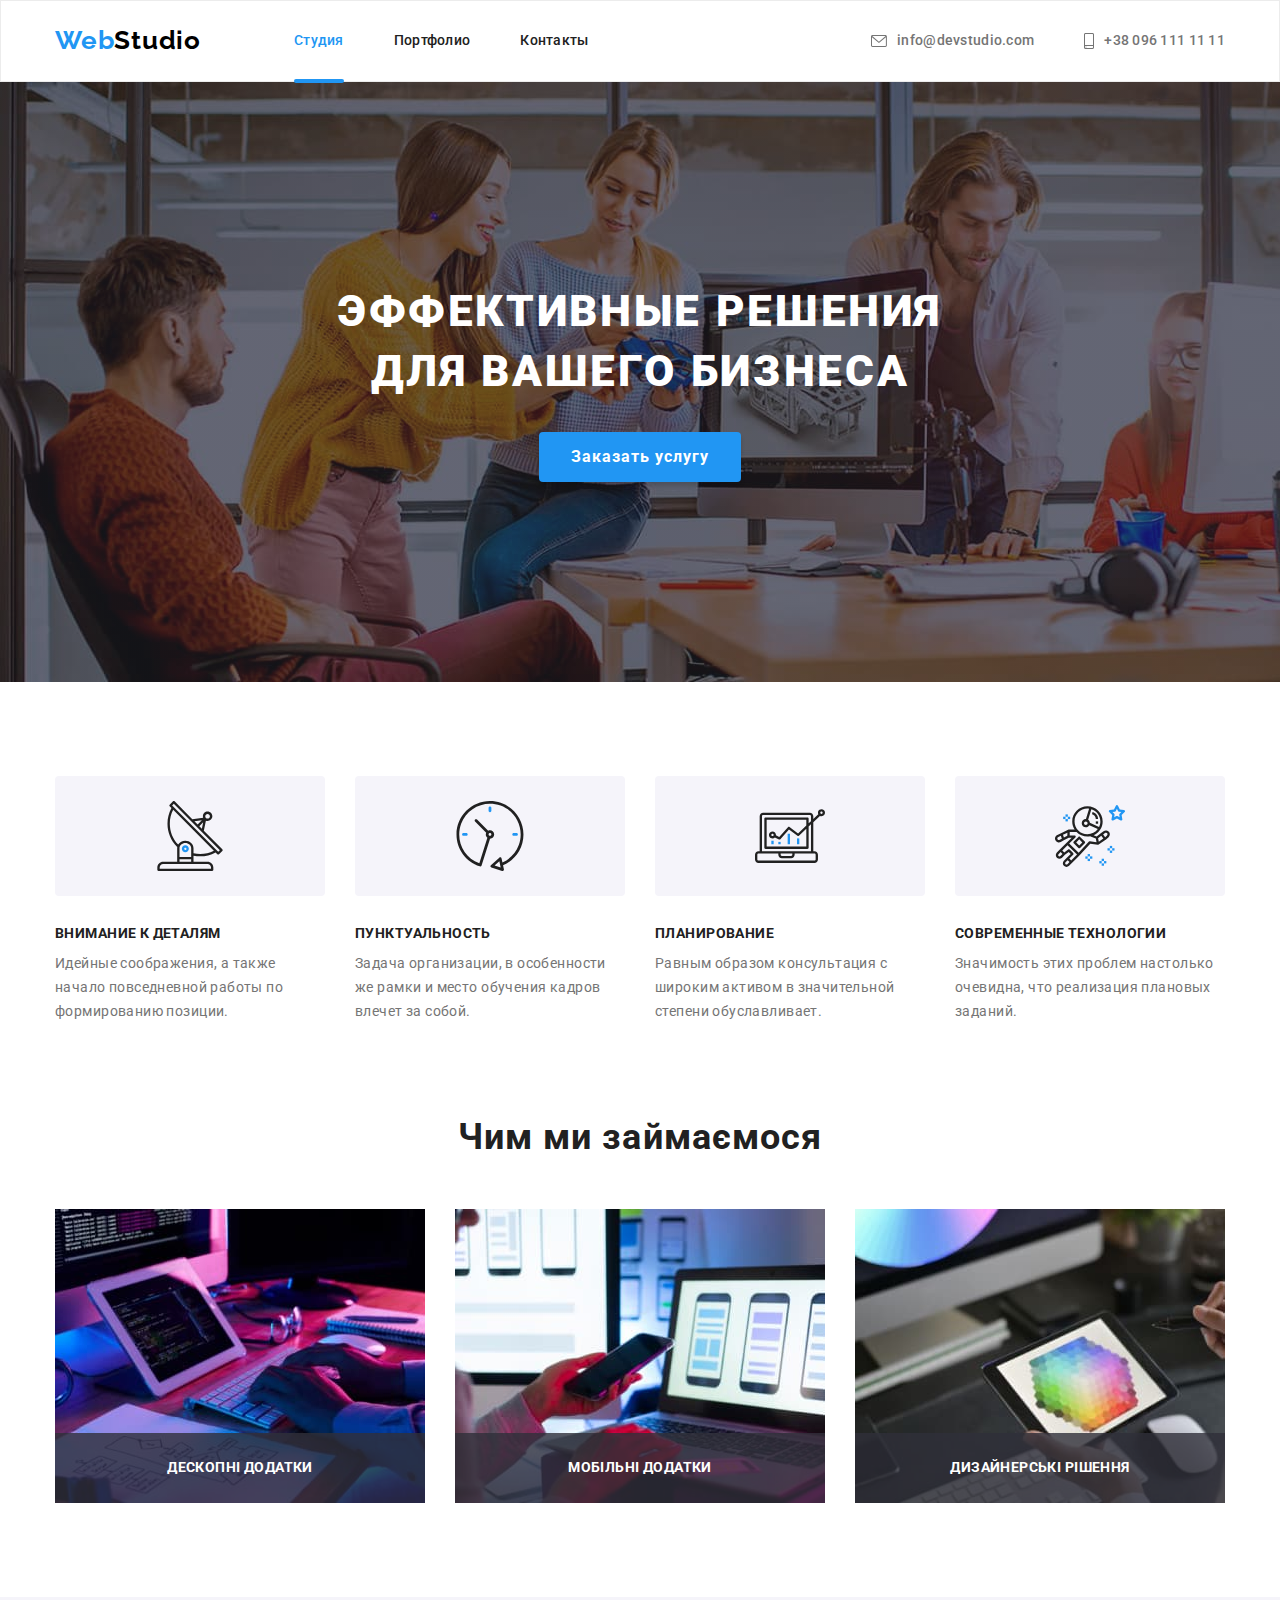
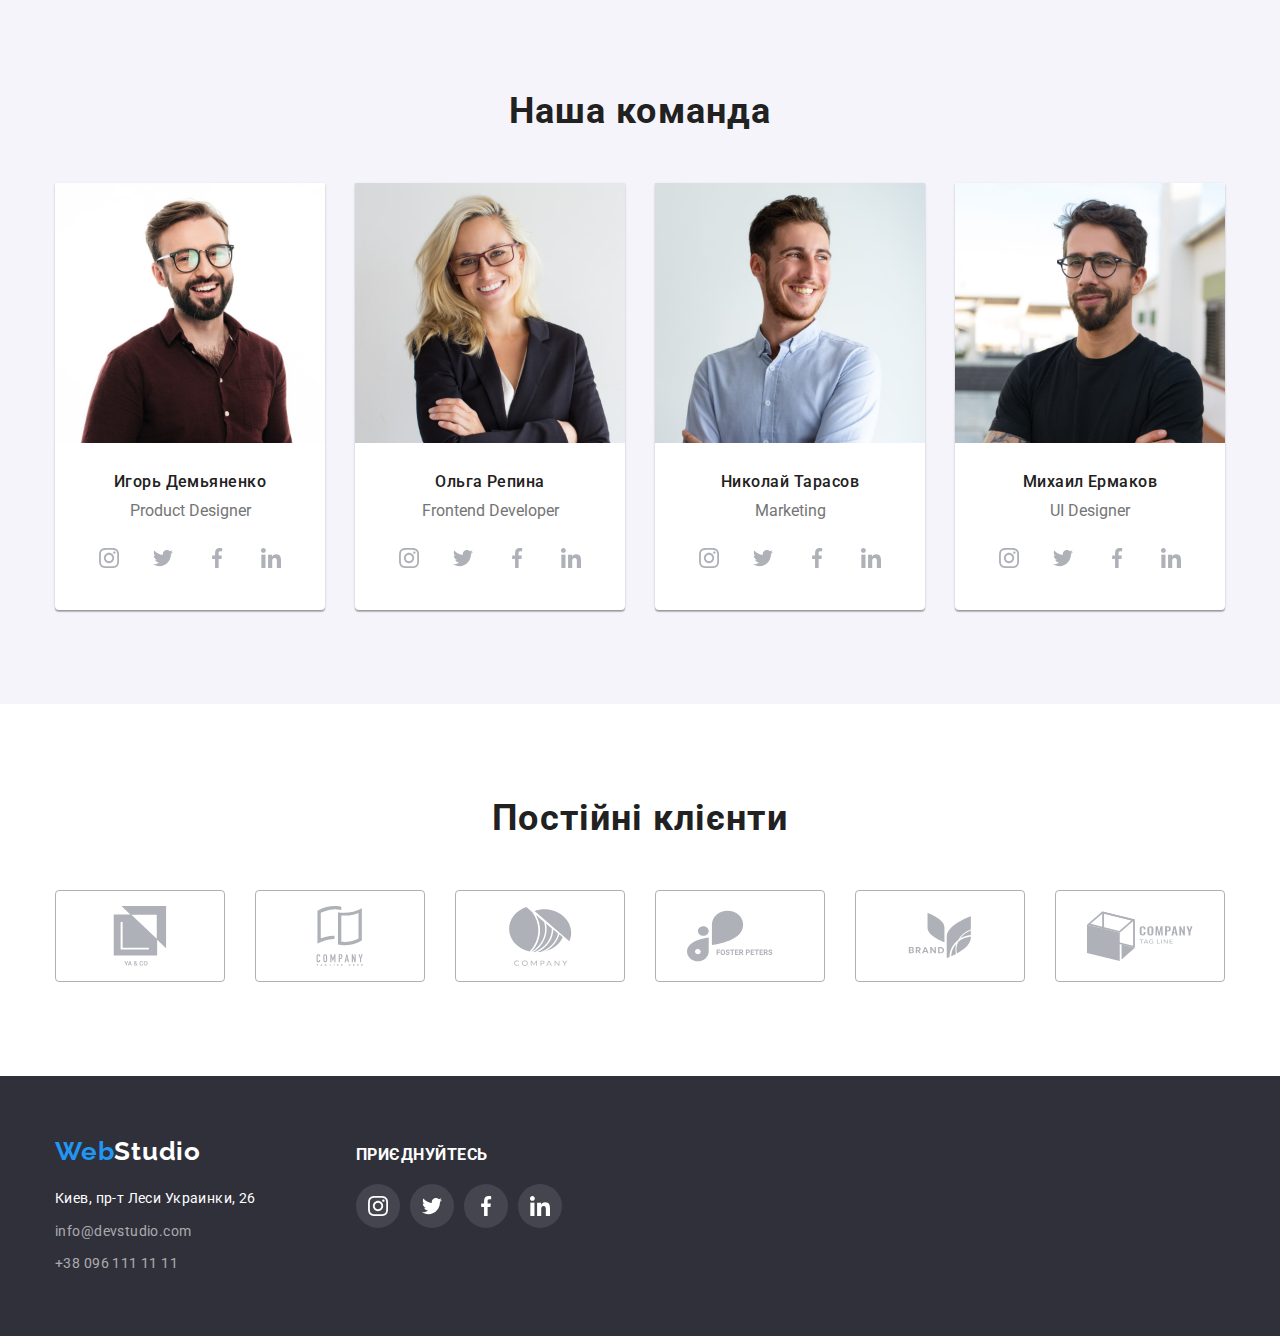
<file: index.html>
<!doctype html>
<html lang="ru">

<head>
    <meta charset="UTF-8">
    <meta http-equiv="X-UA-Compatible" content="IE=edge">
    <meta name="viewport" content="width=device-width, initial-scale=1.0">
    <title>WebStudio</title>
    <link rel="preconnect" href="https://fonts.googleapis.com">
    <link rel="preconnect" href="https://fonts.gstatic.com" crossorigin>
    <link
        href="https://fonts.googleapis.com/css2?family=Raleway:wght@700&family=Roboto:wght@400;500;700;900&display=swap"
        rel="stylesheet">
    <link rel="stylesheet"
        href="https://cdnjs.cloudflare.com/ajax/libs/modern-normalize/1.1.0/modern-normalize.min.css">
    <link rel="stylesheet" href="./css/styles.css">
</head>

<body>
    <header class="header">
        <div class="container container-flex">
            <a href="./index.html" class="logo">Web<span class="logo-black">Studio</span></a>
            <nav class="header-nav">
                <ul class="site-nav list">
                    <li class="site-nav-item">
                        <a href="" class="header-nav-link current">Студия</a>
                    </li>
                    <li class="site-nav-item">
                        <a href="./portfolio.html" class="header-nav-link">Портфолио</a>
                    </li>
                    <li class="site-nav-item">
                        <a href="" class="header-nav-link">Контакты</a>
                    </li>
                </ul>
            </nav>
            <ul class="cont-nav list">
                <li class="cont-nav-item">
                    <a class="nav-contact" href="mailto:info@devstudio.com">
                        <svg class="mail-icon" width="16" height="12">
                            <use href="./imeges/SVG/sprite/icons.svg#icon-envelope"></use>
                        </svg>info@devstudio.com</a>
                </li>
                <li class="cont-nav-item">
                    <a class="nav-contact" href="tel:+380961111111"> <svg class="tel-icon" width="10" height="16">
                        <use href="./imeges/SVG/sprite/icons.svg#icon-smartphone"></use>
                    </svg>+38 096 111 11 11</a>
                </li>
            </ul>
        </div>
    </header>

    <main>
        <!--эффективные решения-->
        <section class="hero hero-pictures">
            <div class="container">
                <h1 class="hero-title">
                    Эффективные решения для вашего бизнеса
                </h1>
                
                <button type="button" class="hero-button" data-modal-open>Заказать услугу</button>
            </div>
        </section>

        <!-- Наши приимущества-->
        <section class="features section">

            <div class="container">
                <h2 class="visually-hidden">Наши приимущества</h2>
                <ul class="features-items list features-flex">
                    <li class="features-item-flex">
                        <div class="features-icons-box">
                            <svg class="features-icons" width="70" height="70">
                                <use href="./imeges/SVG/sprite/icons.svg#icon-antenna"></use>
                            </svg>
                        </div>
                        <h3 class="features-title">Внимание к деталям</h3>
                        <p class="features-content">Идейные соображения, а также начало повседневной работы по
                            формированию позиции.</p>
                    </li>
                    <li class="features-item-flex">
                        <div class="features-icons-box">
                            <svg class="features-icons" width="70" height="70">
                                <use href="./imeges/SVG/sprite/icons.svg#icon-clock"></use>
                            </svg>
                        </div>
                        <h3 class="features-title">Пунктуальность</h3>
                        <p class="features-content">Задача организации, в особенности же рамки и место обучения кадров
                            влечет за собой.</p>
                    </li>
                    <li class="features-item-flex">
                        <div class="features-icons-box">
                            <svg class="features-icons" width="70" height="70">
                                <use href="./imeges/SVG/sprite/icons.svg#icon-diagram"></use>
                            </svg>
                        </div>
                        <h3 class="features-title">Планирование</h3>
                        <p class="features-content">Равным образом консультация с широким активом в значительной степени
                            обуславливает.</p>
                    </li>
                    <li class="features-item-flex">
                        <div class="features-icons-box">
                            <svg class="features-icons" width="70" height="70">
                                <use href="./imeges/SVG/sprite/icons.svg#icon-astronaut"></use>
                            </svg>
                        </div>
                        <h3 class="features-title">Современные технологии</h3>
                        <p class="features-content">Значимость этих проблем настолько очевидна, что реализация плановых
                            заданий.</p>
                    </li>
                </ul>
            </div>
        </section>


        <!--Чем мы занимаемся-->
        <section class="activity section">
            <div class="container">
                <h2 class="activity-title">Чим ми займаємося</h2>
                <ul class="list activity-flex">
                    <li class="activity-item">
                        <img src="./imeges/1.jpg" alt="разработка" width="370">
                        <p class="activity-text">ДЕСКОПНІ ДОДАТКИ</p>
                    </li>
                    <li class="activity-item">
                        <img src="./imeges/2.jpg" alt="разработка мобильных приложений" width="370" />
                        <p class="activity-text">МОБІЛЬНІ ДОДАТКИ</p>
                    </li>
                    <li class="activity-item">
                        <img src="./imeges/3.jpg" alt="разрабатываем дизайн" width="370" />
                        <p class="activity-text">ДИЗАЙНЕРСЬКІ РІШЕННЯ</p>
                    </li>
                </ul>
            </div>
        </section>

        <!--Наша команда-->
        <section class="team section">
            <div class="container">
                <h2 class="team-title">Наша команда</h2>
                <ul class="list team-flex">
                    <li class="team-item">
                        <img src="./imeges/myteam/Игорь-Демьяненко.jpg" alt="Product Designer" width="270" />
                        <div class="team-name-box">
                            <h3 class="team-name">Игорь Демьяненко</h3>
                            <p lang="eu" class="team-job-title">Product Designer</p>
                            <ul class="list team-soc">
                                <li class="team-soc-item">
                                    <a href="https://www.instagram.com/" class="team-soc-link"><svg class="team-icon" width="20" height="20">
                                        <use href="./imeges/SVG/sprite/icons.svg#icon-instagram"></use>
                                    </svg></a>
                                </li>
                                <li class="team-soc-item">
                                    <a href="https://twitter.com/" class="team-soc-link"><svg class="team-icon" width="20" height="20">
                                            <use href="./imeges/SVG/sprite/icons.svg#icon-twitter"></use>
                                        </svg></a>
                                </li>
                                <li class="team-soc-item">
                                    <a href="https://www.facebook.com/" class="team-soc-link"><svg class="team-icon" width="20" height="20">
                                            <use href="./imeges/SVG/sprite/icons.svg#icon-facebook"></use>
                                        </svg></a>
                                </li>
                                <li class="team-soc-item">
                                    <a href="https://www.linkedin.com/" class="team-soc-link"><svg class="team-icon" width="20" height="20">
                                            <use href="./imeges/SVG/sprite/icons.svg#icon-linkedin"></use>
                                        </svg></a>
                                </li>
                            </ul>
                        </div>
                    </li>

                    <li class="team-item">
                        <img src="./imeges/myteam/Ольга-Репина.jpg" alt="Frontend Developer" width="270" />
                        <div class="team-name-box">
                            <h3 class="team-name">Ольга Репина</h3>
                            <p lang="eu" class="team-job-title">Frontend Developer</p>
                            <ul class="list team-soc">
                                <li class="team-soc-item">
                                    <a href="https://www.instagram.com/" class="team-soc-link"><svg class="team-icon" width="20" height="20">
                                            <use href="./imeges/SVG/sprite/icons.svg#icon-instagram"></use>
                                        </svg></a>
                                </li>
                                <li class="team-soc-item">
                                    <a href="https://twitter.com/" class="team-soc-link"><svg class="team-icon" width="20" height="20">
                                            <use href="./imeges/SVG/sprite/icons.svg#icon-twitter"></use>
                                        </svg></a>
                                </li>
                                <li class="team-soc-item">
                                    <a href="https://www.facebook.com/" class="team-soc-link"><svg class="team-icon" width="20" height="20">
                                            <use href="./imeges/SVG/sprite/icons.svg#icon-facebook"></use>
                                        </svg></a>
                                </li>
                                <li class="team-soc-item">
                                    <a href="https://www.linkedin.com/" class="team-soc-link"><svg class="team-icon" width="20" height="20">
                                            <use href="./imeges/SVG/sprite/icons.svg#icon-linkedin"></use>
                                        </svg></a>
                                </li>
                            </ul>
                        </div>
                    </li>
                    <li class="team-item">
                        <img src="./imeges/myteam/Николай-Тарасов.jpg" alt="Marketing" width="270" />
                        <div class="team-name-box">
                            <h3 class="team-name">Николай Тарасов</h3>
                            <p lang="eu" class="team-job-title">Marketing</p>
                            <ul class="list team-soc">
                                <li class="team-soc-item">
                                    <a href="https://www.instagram.com/" class="team-soc-link"><svg class="team-icon" width="20" height="20">
                                            <use href="./imeges/SVG/sprite/icons.svg#icon-instagram"></use>
                                        </svg></a>
                                </li>
                                <li class="team-soc-item">
                                    <a href="https://twitter.com/" class="team-soc-link"><svg class="team-icon" width="20" height="20">
                                            <use href="./imeges/SVG/sprite/icons.svg#icon-twitter"></use>
                                        </svg></a>
                                </li>
                                <li class="team-soc-item">
                                    <a href="https://www.facebook.com/" class="team-soc-link"><svg class="team-icon" width="20" height="20">
                                            <use href="./imeges/SVG/sprite/icons.svg#icon-facebook"></use>
                                        </svg></a>
                                </li>
                                <li class="team-soc-item">
                                    <a href="https://www.linkedin.com/" class="team-soc-link"><svg class="team-icon" width="20" height="20">
                                            <use href="./imeges/SVG/sprite/icons.svg#icon-linkedin"></use>
                                        </svg></a>
                                </li>
                            </ul>
                        </div>
                    </li>

                    <li class="team-item">
                        <img src="./imeges/myteam/Михаил-Ермаков.jpg" alt="UI Designer" width="270" />
                        <div class="team-name-box">
                            <h3 class="team-name">Михаил Ермаков</h3>
                            <p lang="eu" class="team-job-title">UI Designer</p>
                            <ul class="list team-soc">
                                <li class="team-soc-item">
                                    <a href="https://www.instagram.com/" class="team-soc-link"><svg class="team-icon" width="20" height="20">
                                            <use href="./imeges/SVG/sprite/icons.svg#icon-instagram"></use>
                                        </svg></a>
                                </li>
                                <li class="team-soc-item">
                                    <a href="https://twitter.com/" class="team-soc-link"><svg class="team-icon" width="20" height="20">
                                            <use href="./imeges/SVG/sprite/icons.svg#icon-twitter"></use>
                                        </svg></a>
                                </li>
                                <li class="team-soc-item">
                                    <a href="https://www.facebook.com/" class="team-soc-link"><svg class="team-icon" width="20" height="20">
                                            <use href="./imeges/SVG/sprite/icons.svg#icon-facebook"></use>
                                        </svg></a>
                                </li>
                                <li class="team-soc-item">
                                    <a href="https://www.linkedin.com/" class="team-soc-link"><svg class="team-icon" width="20" height="20">
                                            <use href="./imeges/SVG/sprite/icons.svg#icon-linkedin"></use>
                                        </svg></a>
                                </li>
                            </ul>
                        </div>
                    </li>
                </ul>
            </div>
        </section>

        <section class="clients section">
            <div class="container">
            <h2 class="clients-title">Постійні клієнти</h2>
            <ul class="clients-list">
                <li class="clients-list-item">
                    <a class="clients-link" href=""><svg class="clients-icon" width="106" height="60">
                        <use href="./imeges/SVG/sprite/icons.svg#icon-group"></use>
                    </svg></a>
                </li>
                <li class="clients-list-item">
                    <a class="clients-link" href=""><svg class="clients-icon" width="106" height="60">
                            <use href="./imeges/SVG/sprite/icons.svg#icon-group-1"></use>
                        </svg></a>
                </li>
                <li class="clients-list-item">
                    <a class="clients-link" href=""><svg class="clients-icon" width="106" height="60">
                            <use href="./imeges/SVG/sprite/icons.svg#icon-group-2"></use>
                        </svg></a>
                </li>
                <li class="clients-list-item">
                    <a class="clients-link" href=""><svg class="clients-icon" width="106" height="60">
                            <use href="./imeges/SVG/sprite/icons.svg#icon-group-3"></use>
                        </svg></a>
                </li>
                <li class="clients-list-item">
                    <a class="clients-link" href=""><svg class="clients-icon" width="106" height="60">
                            <use href="./imeges/SVG/sprite/icons.svg#icon-group-4"></use>
                        </svg></a>
                </li>
                <li class="clients-list-item">
                    <a class="clients-link" href=""><svg class="clients-icon" width="106" height="60">
                            <use href="./imeges/SVG/sprite/icons.svg#icon-group-5"></use>
                        </svg></a>
                </li>
                
            </ul>
            </div>
        </section>
    </main>
    <footer class="footer">
        <div class="container footer-flex">
            <div class="footer-box-adress">
            <a href="./index.html" class="footer-logo"><span class="logo-blue">Web</span>Studio</a>
            <address class="footer-adress">
                <ul class="footer-list list">
                    <li class="footer-item">
                        <a href="https://goo.gl/maps/DZzocXMzzJsJ8bnu5" target="_blank" rel="noopener noreferrer"
                            class="adres-link"> Киев,
                            пр-т Леси Украинки, 26
                        </a>
                    </li>
                    <li class="footer-item">
                        <a href="mailto:info@devstudio.com" class="footer-mail">info@devstudio.com</a>
                    </li>
                    <li class="footer-item">
                        <a href="tel:+380961111111" class="footer-tel">+38 096 111 11 11</a>
                    </li>
                </ul>
            </address>
            </div>
            
            <div class="footer-box">
                <p class="footer-icon-text">ПРИЄДНУЙТЕСЬ</p>
                <ul class="list footer-soc">
                    <li class="footer-soc-item">
                        <a href="https://www.instagram.com/" class="footer-soc-link"><svg class="footer-icon" width="20" height="20">
                            <use href="./imeges/SVG/sprite/icons.svg#icon-instagram"></use>
                        </svg></a>
                    </li>
                    <li class="footer-soc-item">
                        <a href="https://twitter.com/" class="footer-soc-link"><svg class="footer-icon" width="20" height="20">
                            <use href="./imeges/SVG/sprite/icons.svg#icon-twitter"></use>
                        </svg></a>
                    </li>
                    <li class="footer-soc-item">
                        <a href="https://www.facebook.com/" class="footer-soc-link"><svg class="footer-icon" width="20" height="20">
                            <use href="./imeges/SVG/sprite/icons.svg#icon-facebook"></use>
                        </svg></a>
                    </li>
                    <li class="footer-soc-item">
                        <a href="https://www.linkedin.com/" class="footer-soc-link"><svg class="footer-icon" width="20" height="20">
                            <use href="./imeges/SVG/sprite/icons.svg#icon-linkedin"></use>
                        </svg></a>
                    </li>
            </ul>
            </div>
        </div>
    </footer>

            <div class="backdrob is-hidden" data-modal>
                <div class="modal">
                    <button type="button" class="modal-btn-close" data-modal-close>
                        <svg class="modal-icon"  width="11" height="11">
                            <use href="./imeges/SVG/sprite/sprite.svg#icon-close-btn"></use>
                        </svg>
                    </button>
                </div>
            </div>


<script src="./js/modal.js"></script>
</body>

</html>
</file>
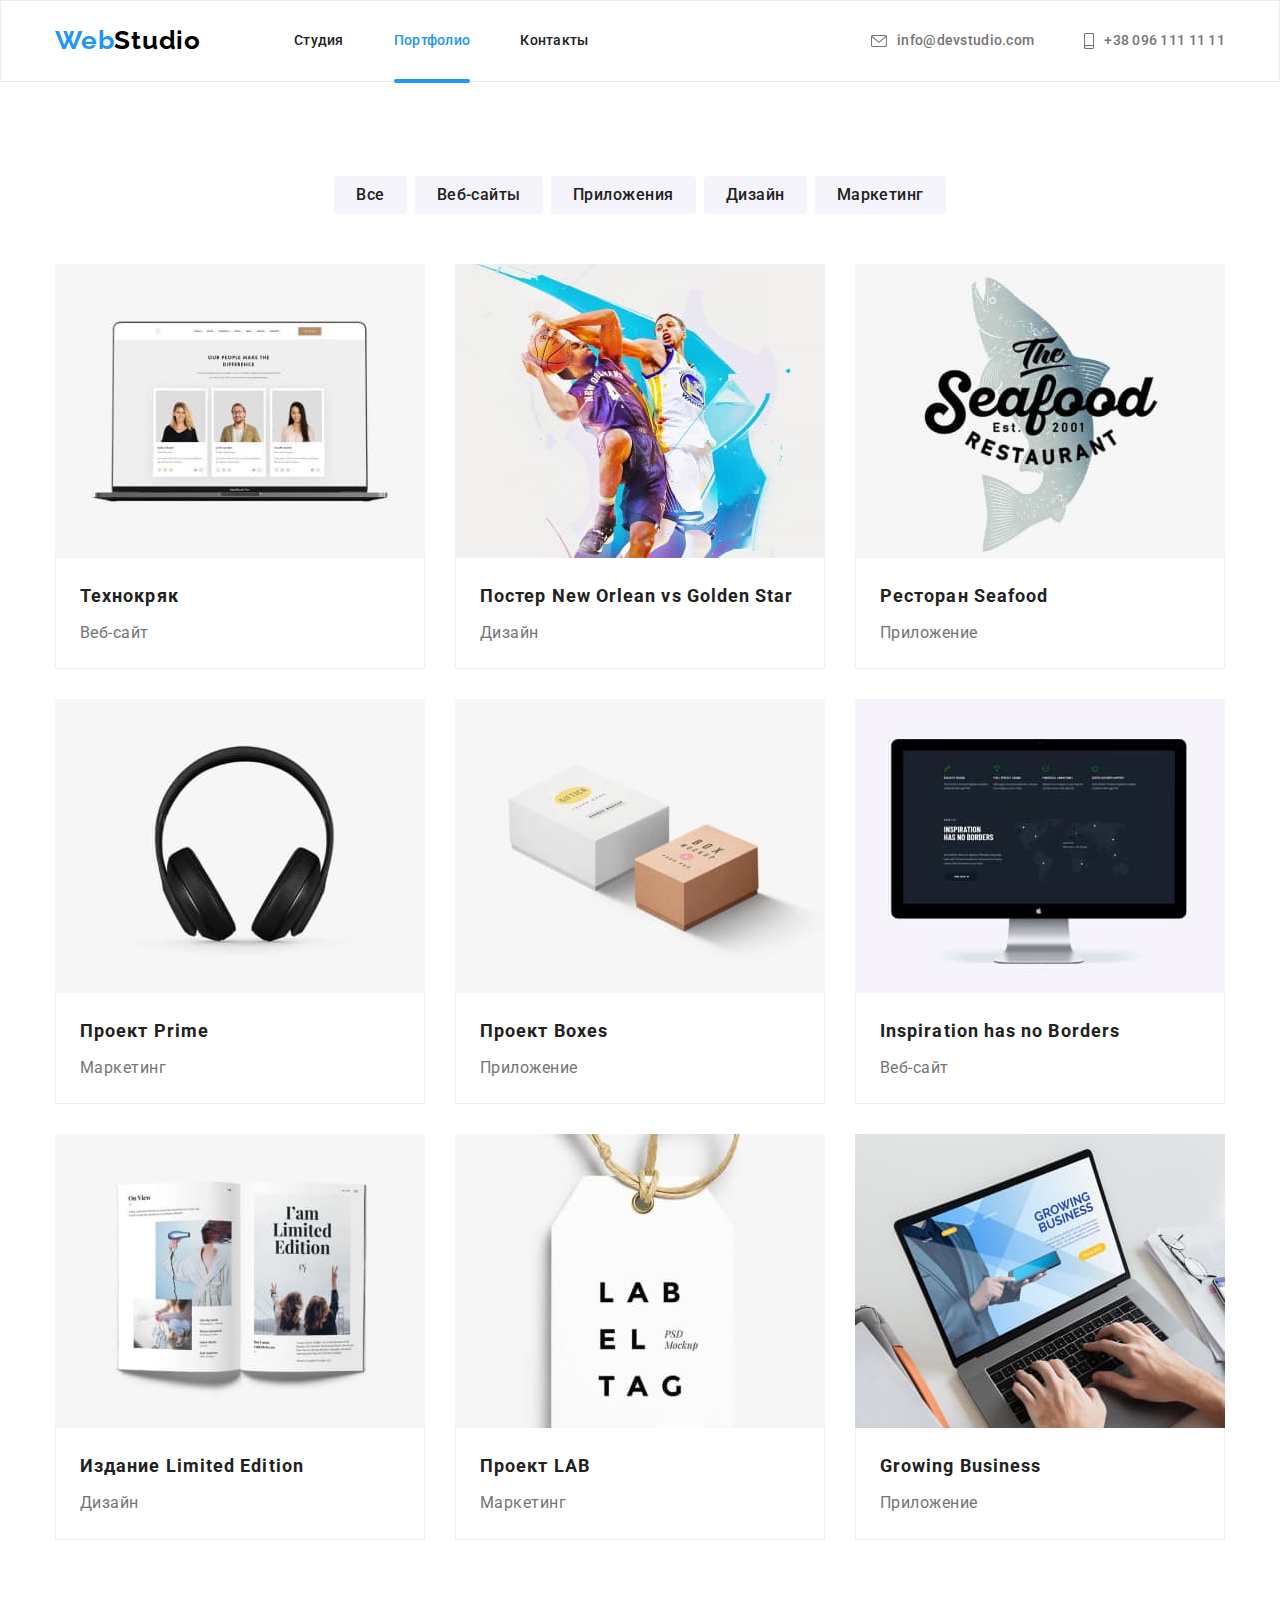
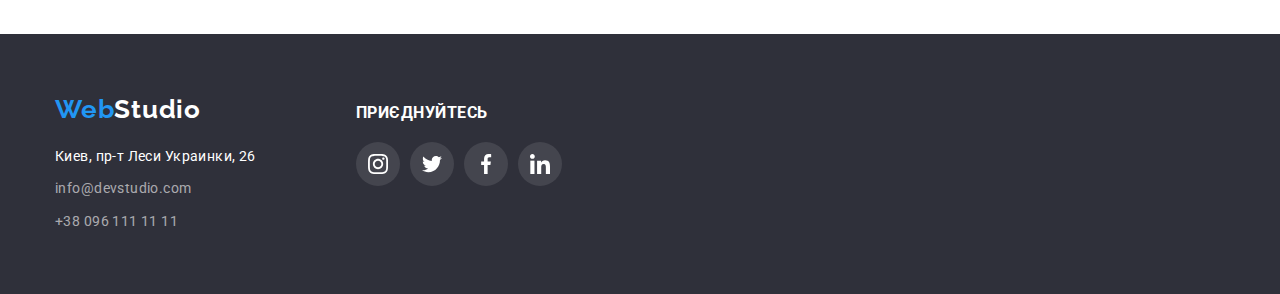
<file: portfolio.html>
<!DOCTYPE html>
<html lang="ru">

<head>
    <meta charset="UTF-8">
    <meta http-equiv="X-UA-Compatible" content="IE=edge">
    <meta name="viewport" content="width=device-width, initial-scale=1.0">
    <title>portfolio</title>
    <link rel="preconnect" href="https://fonts.googleapis.com">
    <link rel="preconnect" href="https://fonts.gstatic.com" crossorigin>
    <link
        href="https://fonts.googleapis.com/css2?family=Raleway:wght@700&family=Roboto:wght@400;500;700;900&display=swap"
        rel="stylesheet">
    <link rel="stylesheet" href="https://cdnjs.cloudflare.com/ajax/libs/modern-normalize/1.1.0/modern-normalize.min.css">
    <link rel="stylesheet" href="./css/styles.css">
</head>

<body>
    <header class="header">
            <div class="container container-flex">
                <a href="./index.html" class="logo">Web<span class="logo-black">Studio</span></a>
                <nav class="header-nav">
                    <ul class="site-nav list">
                        <li class="site-nav-item">
                            <a href="./index.html" class="header-nav-link">Студия</a>
                        </li>
                        <li class="site-nav-item">
                            <a href="./portfolio.html" class="header-nav-link current">Портфолио</a>
                        </li>
                        <li class="site-nav-item">
                            <a href="" class="header-nav-link">Контакты</a>
                        </li>
                    </ul>
                </nav>
                <ul class="cont-nav list">
                    <li class="cont-nav-item">
                        <a class="nav-contact" href="mailto:info@devstudio.com">
                            <svg class="mail-icon" width="16" height="12">
                                <use href="./imeges/SVG/sprite/icons.svg#icon-envelope"></use>
                            </svg>info@devstudio.com</a>
                    </li>
                    <li class="cont-nav-item">
                        <a class="nav-contact" href="tel:+380961111111"> <svg class="tel-icon" width="10" height="16">
                                <use href="./imeges/SVG/sprite/icons.svg#icon-smartphone"></use>
                            </svg>+38 096 111 11 11</a>
                    </li>
                </ul>
            </div>

    </header>
    <main>
        <!-- Портфолио -->
        <section class="section">
            <div class="container">
            <h1 class="visually-hidden">Портфолио</h1>
            <ul class="list portfolio-btn-flex">
                <li><button type="button" class="portfolio-btn accent-btn">Все</button></li>
                <li><button type="button" class="portfolio-btn">Веб-сайты</button></li>
                <li><button type="button" class="portfolio-btn">Приложения</button></li>
                <li><button type="button" class="portfolio-btn">Дизайн</button></li>
                <li><button type="button" class="portfolio-btn">Маркетинг</button></li>
            </ul>

            
            <ul class="list work-list-flex">
                <li class="work-item">
                    <a class="work-link" href="">
                    <div class="work-link-box">
                        <img src="./imeges/portfolio/1.jpg" alt="открытый ноутбук" width="370" class="work-imeges">
                        <div class="work-card-box">
                            <p class="work-card-text">
                            Ресурс пропонує комплексні пропозиції з різним рівнем функціоналу та сервісів. Все це дозволить відвідувачу отримати
                            вичерпні відомості про компанію чи приватну особу.
                            </p>
                        </div>
                    </div>
                    <div class="work-box"> 
                        <h2 class="works-title">Технокряк</h2>
                        <p class="works-text">Веб-сайт</p>
                    </div>
                    </a>
                </li>

                <li class="work-item">
                    <a class="work-link" href="">
                    <div class="work-link-box">
                    <img src="./imeges/portfolio/2.jpg" alt="игра баскетбол" width="370" class="work-imeges">
                    <div class="work-card-box">
                        <p class="work-card-text">
                            Ресурс пропонує комплексні пропозиції з різним рівнем функціоналу та сервісів. Все це дозволить відвідувачу
                            отримати
                            вичерпні відомості про компанію чи приватну особу.
                        </p>
                    </div>
                    </div>
                    <div  class="work-box"> 
                        <h2 class="works-title">Постер <span lang="en">New Orlean vs Golden Star</span></h2>
                        <p class="works-text">Дизайн</p>
                    </div>
                    </a>
                </li>

                <li class="work-item">
                    <a class="work-link" href="">
                    <div class="work-link-box">
                        <img src="./imeges/portfolio/3.jpg" alt="лого ресторана" width="370" class="work-imeges">
                    <div class="work-card-box">
                        <p class="work-card-text">
                            Ресурс пропонує комплексні пропозиції з різним рівнем функціоналу та сервісів. Все це дозволить відвідувачу
                            отримати
                            вичерпні відомості про компанію чи приватну особу.
                        </p>
                    </div>
                    </div>
                    <div  class="work-box"> 
                        <h2 class="works-title">Ресторан <span lang="en">Seafood</span></h2>
                        <p class="works-text">Приложение</p>
                    </div>
                    </a>
                </li>

                <li class="work-item">
                    <a class="work-link" href="">
                    <div class="work-link-box">
                        <img src="./imeges/portfolio/4.jpg" alt="наушники" width="370" class="work-imeges">
                    <div class="work-card-box">
                        <p class="work-card-text">
                            Ресурс пропонує комплексні пропозиції з різним рівнем функціоналу та сервісів. Все це дозволить відвідувачу
                            отримати
                            вичерпні відомості про компанію чи приватну особу.
                        </p>
                    </div>
                    </div>
                    <div  class="work-box"> 
                        <h2 class="works-title">Проект <span lang="en">Prime</span></h2>
                        <p class="works-text">Маркетинг</p>
                    </div>
                    </a>
                </li>

                <li class="work-item">
                    <a class="work-link" href="">
                    <div class="work-link-box">
                        <img src="./imeges/portfolio/5.jpg" alt="коробочки" width="370" class="work-imeges">
                    <div class="work-card-box">
                        <p class="work-card-text">
                            Ресурс пропонує комплексні пропозиції з різним рівнем функціоналу та сервісів. Все це дозволить відвідувачу
                            отримати
                            вичерпні відомості про компанію чи приватну особу.
                        </p>
                    </div>
                    </div>
                    <div  class="work-box"> 
                        <h2 class="works-title">Проект <span lang="en">Boxes</span></h2>
                        <p class="works-text">Приложение</p>
                    </div>
                    </a>
                </li>

                <li class="work-item">
                    <a class="work-link" href="">
                    <div class="work-link-box">
                        <img src="./imeges/portfolio/6.jpg" alt="монитор" width="370" class="work-imeges">
                    <div class="work-card-box">
                        <p class="work-card-text">
                            Ресурс пропонує комплексні пропозиції з різним рівнем функціоналу та сервісів. Все це дозволить відвідувачу
                            отримати
                            вичерпні відомості про компанію чи приватну особу.
                        </p>
                    </div>
                    </div>
                    <div class="work-box"> 
                        <h2 lang="en" class="works-title">Inspiration has no Borders</h2>
                        <p class="works-text">Веб-сайт</p>
                    </div>
                    </a>
                </li>

                <li class="work-item">
                    <a class="work-link" href="">
                    <div class="work-link-box">
                        <img src="./imeges/portfolio/7.jpg" alt="открытая книга" width="370" class="work-imeges">
                    <div class="work-card-box">
                        <p class="work-card-text">
                            Ресурс пропонує комплексні пропозиції з різним рівнем функціоналу та сервісів. Все це дозволить відвідувачу
                            отримати
                            вичерпні відомості про компанію чи приватну особу.
                        </p>
                    </div>
                    </div>
                    <div  class="work-box"> 
                        <h2 class="works-title">Издание <span lang="en">Limited Edition</span></h2>
                        <p class="works-text">Дизайн</p>
                    </div>
                    </a>
                </li>

                <li class="work-item">
                    <a class="work-link" href="">
                    <div class="work-link-box">
                        <img src="./imeges/portfolio/8.jpg" alt="бирка" width="370" class="work-imeges">
                    <div class="work-card-box">
                        <p class="work-card-text">
                            Ресурс пропонує комплексні пропозиції з різним рівнем функціоналу та сервісів. Все це дозволить відвідувачу
                            отримати
                            вичерпні відомості про компанію чи приватну особу.
                        </p>
                    </div>
                    </div>
                    <div class="work-box"> 
                        <h2 class="works-title">Проект <span lang="en">LAB</span></h2>
                        <p class="works-text">Маркетинг</p>
                    </div>
                    </a>
                </li>

                <li class="work-item">
                    <a class="work-link" href="">
                    <div class="work-link-box">
                        <img src="./imeges/portfolio/9.jpg" alt="работает в ноутбуке" width="370" class="work-imeges">
                    <div class="work-card-box">
                        <p class="work-card-text">
                            Ресурс пропонує комплексні пропозиції з різним рівнем функціоналу та сервісів. Все це дозволить відвідувачу
                            отримати
                            вичерпні відомості про компанію чи приватну особу.
                        </p>
                    </div>
                    </div>
                    <div  class="work-box"> 
                        <h2 class="works-title" lang="en">Growing Business</h2>
                        <p class="works-text">Приложение</p>
                    </div>
                    </a>
                </li>
            </ul>
            </div>
        </section>
    </main>
    <footer class="footer">
                <div class="container footer-flex">
                    <div class="footer-box-adress">
                        <a href="./index.html" class="footer-logo"><span class="logo-blue">Web</span>Studio</a>
                        <address class="footer-adress">
                            <ul class="footer-list list">
                                <li class="footer-item">
                                    <a href="https://goo.gl/maps/DZzocXMzzJsJ8bnu5" target="_blank" rel="noopener noreferrer"
                                        class="adres-link"> Киев,
                                        пр-т Леси Украинки, 26
                                    </a>
                                </li>
                                <li class="footer-item">
                                    <a href="mailto:info@devstudio.com" class="footer-mail">info@devstudio.com</a>
                                </li>
                                <li class="footer-item">
                                    <a href="tel:+380961111111" class="footer-tel">+38 096 111 11 11</a>
                                </li>
                            </ul>
                        </address>
                    </div>
                
                    <div class="footer-box">
                        <p class="footer-icon-text">приєднуйтесь</p>
                        <ul class="list footer-soc">
                            <li class="footer-soc-item">
                                <a href="https://www.instagram.com/" class="footer-soc-link"><svg class="footer-icon" width="20"
                                        height="20">
                                        <use href="./imeges/SVG/sprite/icons.svg#icon-instagram"></use>
                                    </svg></a>
                            </li>
                            <li class="footer-soc-item">
                                <a href="https://twitter.com/" class="footer-soc-link"><svg class="footer-icon" width="20" height="20">
                                        <use href="./imeges/SVG/sprite/icons.svg#icon-twitter"></use>
                                    </svg></a>
                            </li>
                            <li class="footer-soc-item">
                                <a href="https://www.facebook.com/" class="footer-soc-link"><svg class="footer-icon" width="20"
                                        height="20">
                                        <use href="./imeges/SVG/sprite/icons.svg#icon-facebook"></use>
                                    </svg></a>
                            </li>
                            <li class="footer-soc-item">
                                <a href="https://www.linkedin.com/" class="footer-soc-link"><svg class="footer-icon" width="20"
                                        height="20">
                                        <use href="./imeges/SVG/sprite/icons.svg#icon-linkedin"></use>
                                    </svg></a>
                            </li>
                        </ul>
                    </div>
                </div>

    </footer>
</body>

</html>
</file>
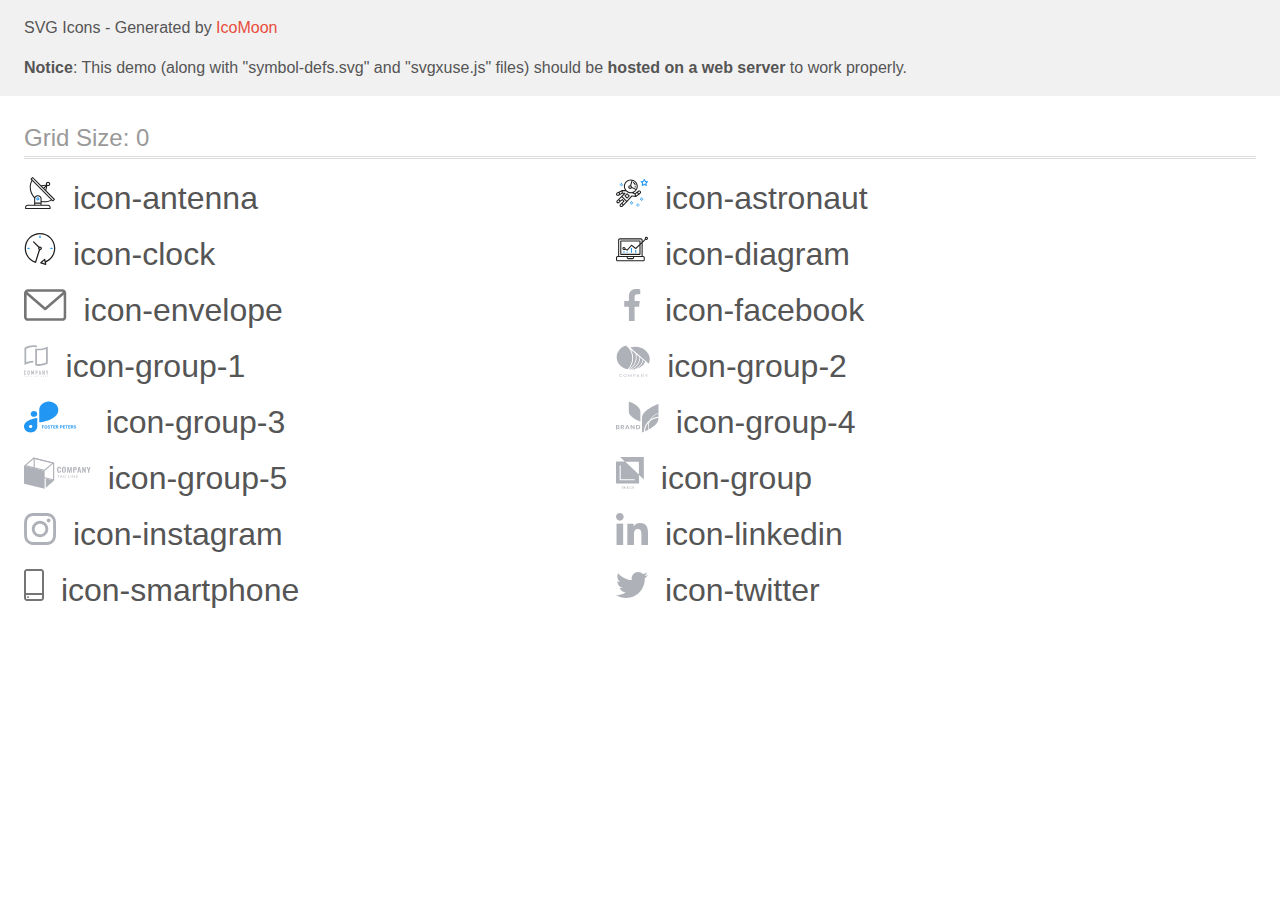
<file: imeges/SVG/sprite/demo-external-svg.html>
<!doctype html>
<html>
<head>
    <title>IcoMoon - SVG Icons</title>
    <meta charset="utf-8">
    <meta name="viewport" content="width=device-width, initial-scale=1">
    <link rel="stylesheet" href="demo-files/demo.css">
    <link rel="stylesheet" href="style.css">
</head>
<body>
<header class="bgc1 clearfix">
<div class="mhl">
    <p>SVG Icons - Generated by <a href="https://icomoon.io/app">IcoMoon</a></p><p><strong>Notice</strong>: This demo (along with "symbol-defs.svg" and "svgxuse.js" files) should be <b>hosted on a web server</b> to work properly.</p>
</div>
</header>
    <div class="clearfix mhl ptl">
        <h1 class="mvm mtn fgc1">Grid Size: 0</h1>
        <div class="glyph fs1">
            <div class="clearfix pbs">
                <svg class="icon icon-antenna"><use xlink:href="symbol-defs.svg#icon-antenna"></use></svg><span class="name"> icon-antenna</span>
            </div>
        </div>
        <div class="glyph fs1">
            <div class="clearfix pbs">
                <svg class="icon icon-astronaut"><use xlink:href="symbol-defs.svg#icon-astronaut"></use></svg><span class="name"> icon-astronaut</span>
            </div>
        </div>
        <div class="glyph fs1">
            <div class="clearfix pbs">
                <svg class="icon icon-clock"><use xlink:href="symbol-defs.svg#icon-clock"></use></svg><span class="name"> icon-clock</span>
            </div>
        </div>
        <div class="glyph fs1">
            <div class="clearfix pbs">
                <svg class="icon icon-diagram"><use xlink:href="symbol-defs.svg#icon-diagram"></use></svg><span class="name"> icon-diagram</span>
            </div>
        </div>
        <div class="glyph fs1">
            <div class="clearfix pbs">
                <svg class="icon icon-envelope"><use xlink:href="symbol-defs.svg#icon-envelope"></use></svg><span class="name"> icon-envelope</span>
            </div>
        </div>
        <div class="glyph fs1">
            <div class="clearfix pbs">
                <svg class="icon icon-facebook"><use xlink:href="symbol-defs.svg#icon-facebook"></use></svg><span class="name"> icon-facebook</span>
            </div>
        </div>
        <div class="glyph fs1">
            <div class="clearfix pbs">
                <svg class="icon icon-group-1"><use xlink:href="symbol-defs.svg#icon-group-1"></use></svg><span class="name"> icon-group-1</span>
            </div>
        </div>
        <div class="glyph fs1">
            <div class="clearfix pbs">
                <svg class="icon icon-group-2"><use xlink:href="symbol-defs.svg#icon-group-2"></use></svg><span class="name"> icon-group-2</span>
            </div>
        </div>
        <div class="glyph fs1">
            <div class="clearfix pbs">
                <svg class="icon icon-group-3"><use xlink:href="symbol-defs.svg#icon-group-3"></use></svg><span class="name"> icon-group-3</span>
            </div>
        </div>
        <div class="glyph fs1">
            <div class="clearfix pbs">
                <svg class="icon icon-group-4"><use xlink:href="symbol-defs.svg#icon-group-4"></use></svg><span class="name"> icon-group-4</span>
            </div>
        </div>
        <div class="glyph fs1">
            <div class="clearfix pbs">
                <svg class="icon icon-group-5"><use xlink:href="symbol-defs.svg#icon-group-5"></use></svg><span class="name"> icon-group-5</span>
            </div>
        </div>
        <div class="glyph fs1">
            <div class="clearfix pbs">
                <svg class="icon icon-group"><use xlink:href="symbol-defs.svg#icon-group"></use></svg><span class="name"> icon-group</span>
            </div>
        </div>
        <div class="glyph fs1">
            <div class="clearfix pbs">
                <svg class="icon icon-instagram"><use xlink:href="symbol-defs.svg#icon-instagram"></use></svg><span class="name"> icon-instagram</span>
            </div>
        </div>
        <div class="glyph fs1">
            <div class="clearfix pbs">
                <svg class="icon icon-linkedin"><use xlink:href="symbol-defs.svg#icon-linkedin"></use></svg><span class="name"> icon-linkedin</span>
            </div>
        </div>
        <div class="glyph fs1">
            <div class="clearfix pbs">
                <svg class="icon icon-smartphone"><use xlink:href="symbol-defs.svg#icon-smartphone"></use></svg><span class="name"> icon-smartphone</span>
            </div>
        </div>
        <div class="glyph fs1">
            <div class="clearfix pbs">
                <svg class="icon icon-twitter"><use xlink:href="symbol-defs.svg#icon-twitter"></use></svg><span class="name"> icon-twitter</span>
            </div>
        </div>
  </div>
<script defer src="svgxuse.js"></script>
</body>
</html>
</file>
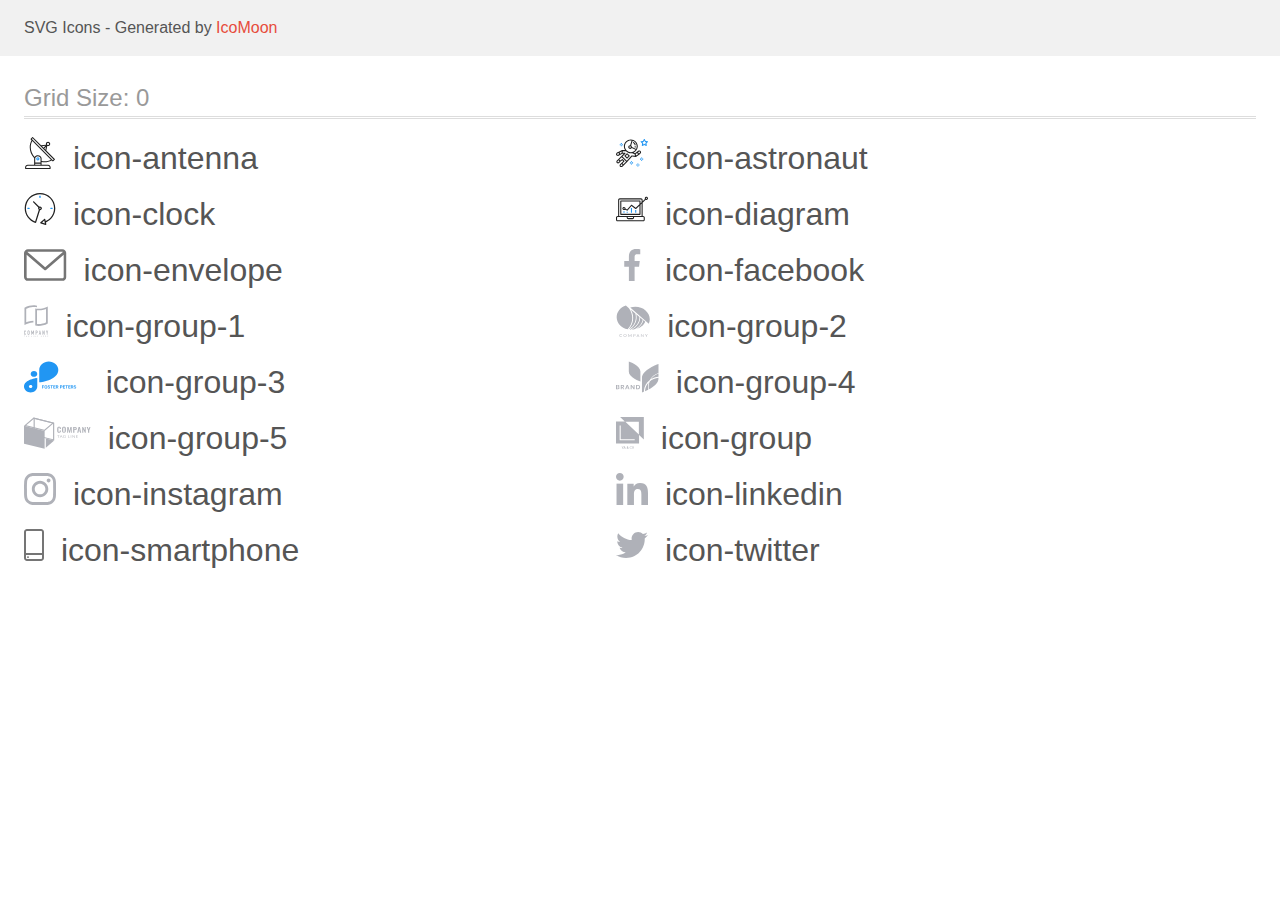
<file: imeges/SVG/sprite/demo.html>
<!doctype html>
<html>
<head>
    <title>IcoMoon - SVG Icons</title>
    <meta charset="utf-8">
    <meta name="viewport" content="width=device-width, initial-scale=1">
    <link rel="stylesheet" href="demo-files/demo.css">
    <link rel="stylesheet" href="style.css">
</head>
<body>
<svg aria-hidden="true" style="position: absolute; width: 0; height: 0; overflow: hidden;" version="1.1" xmlns="http://www.w3.org/2000/svg" xmlns:xlink="http://www.w3.org/1999/xlink">
<defs>
<symbol id="icon-antenna" viewBox="0 0 32 32">
<path fill="#212121" style="fill: var(--color1, #212121)" d="M30.773 22.098l-8.443-8.505 0.937-4.615c0.242 0.094 0.499 0.144 0.758 0.146h0.006c1.192 0.014 2.17-0.941 2.184-2.133s-0.941-2.17-2.133-2.184c-1.192-0.014-2.17 0.941-2.184 2.133-0.003 0.255 0.039 0.509 0.125 0.749l-4.96 0.605-8.091-8.133c-0.099-0.101-0.235-0.159-0.377-0.16-0.14 0.001-0.274 0.056-0.373 0.155l-1.513 1.504c-0.208 0.208-0.208 0.546 0 0.754l0.814 0.826c-3.153 5.798-2.129 12.978 2.519 17.663 0.043 0.041 0.092 0.074 0.146 0.098-0.034 0.18-0.051 0.364-0.052 0.547v6.187h-6.4c-1.472 0.002-2.665 1.195-2.667 2.667v1.067c0 0.295 0.239 0.533 0.533 0.533h24.533c0.295 0 0.533-0.239 0.533-0.533v-1.067c-0.002-1.472-1.195-2.665-2.667-2.667h-6.4v-2.742c1.003 0.21 2.024 0.317 3.049 0.32 2.458-0.003 4.877-0.615 7.040-1.783l0.818 0.823c0.099 0.101 0.235 0.159 0.377 0.16 0.14-0.001 0.274-0.056 0.373-0.155l1.513-1.504c0.208-0.208 0.208-0.546 0-0.754zM23.28 6.233c0.418-0.415 1.093-0.414 1.508 0.004s0.414 1.093-0.004 1.508c-0.2 0.199-0.47 0.31-0.752 0.31h-0.003c-0.589-0.003-1.064-0.483-1.061-1.072 0.002-0.282 0.115-0.552 0.314-0.751h-0.002zM22.024 9.738l-0.598 2.946-1.175-1.182 1.774-1.763zM21.419 8.836l-1.92 1.909-1.485-1.493 3.405-0.415zM24.004 28.8c0.884 0 1.6 0.716 1.6 1.6v0.533h-23.467v-0.533c0-0.884 0.716-1.6 1.6-1.6h20.267zM16.537 26.667v1.067h-5.333v-1.067h5.333zM11.204 25.6v-4.053c0-1.294 1.196-2.347 2.667-2.347s2.667 1.053 2.667 2.347v4.053h-5.333zM17.604 23.904v-2.357c0-1.882-1.675-3.413-3.733-3.413-1.331-0.020-2.576 0.657-3.281 1.786-4.058-4.274-4.971-10.645-2.279-15.887l18.602 18.708c-2.872 1.461-6.165 1.873-9.309 1.163zM28.893 23.22l-21.057-21.181 0.755-0.752 7.935 7.98c0.004 0 0.006 0.007 0.010 0.010l13.115 13.191-0.757 0.752z"></path>
<path fill="#2196f3" style="fill: var(--color2, #2196f3)" d="M13.876 20.267h-0.005c-0.884-0.001-1.601 0.714-1.602 1.598s0.714 1.601 1.598 1.602h0.005c0.884 0.001 1.601-0.714 1.602-1.598s-0.714-1.601-1.598-1.602zM14.249 22.245c-0.1 0.1-0.236 0.156-0.378 0.155-0.295-0.002-0.532-0.242-0.531-0.536 0.001-0.141 0.057-0.276 0.157-0.375s0.233-0.154 0.373-0.155c0.295 0.002 0.532 0.241 0.53 0.536-0.001 0.141-0.057 0.276-0.157 0.375h0.005z"></path>
</symbol>
<symbol id="icon-astronaut" viewBox="0 0 32 32">
<path fill="#2196f3" style="fill: var(--color2, #2196f3)" d="M31.974 4.524c-0.063-0.193-0.229-0.333-0.43-0.363l-1.91-0.278-0.855-1.731c-0.179-0.365-0.777-0.365-0.956 0l-0.855 1.731-1.91 0.278c-0.201 0.029-0.367 0.17-0.431 0.363-0.062 0.193-0.011 0.405 0.135 0.547l1.383 1.348-0.326 1.903c-0.034 0.2 0.048 0.402 0.212 0.522 0.166 0.121 0.382 0.135 0.562 0.040l1.709-0.899 1.709 0.899c0.078 0.041 0.164 0.061 0.249 0.061 0.11 0 0.221-0.034 0.314-0.102 0.164-0.119 0.246-0.322 0.212-0.522l-0.326-1.903 1.383-1.348c0.145-0.142 0.197-0.354 0.135-0.547zM29.511 5.851c-0.125 0.122-0.183 0.299-0.153 0.472l0.191 1.114-1-0.526c-0.078-0.041-0.163-0.061-0.249-0.061s-0.17 0.020-0.249 0.061l-1.001 0.526 0.191-1.114c0.030-0.173-0.028-0.349-0.153-0.472l-0.81-0.789 1.119-0.163c0.174-0.025 0.324-0.134 0.402-0.292l0.5-1.013 0.5 1.013c0.078 0.157 0.228 0.267 0.402 0.292l1.119 0.163-0.809 0.789z"></path>
<path fill="#2196f3" style="fill: var(--color2, #2196f3)" d="M26.134 20.522h-1.067v1.067h1.067v-1.067z"></path>
<path fill="#2196f3" style="fill: var(--color2, #2196f3)" d="M26.134 22.656h-1.067v1.067h1.067v-1.067z"></path>
<path fill="#2196f3" style="fill: var(--color2, #2196f3)" d="M27.2 21.589h-1.067v1.067h1.067v-1.067z"></path>
<path fill="#2196f3" style="fill: var(--color2, #2196f3)" d="M25.067 21.589h-1.067v1.067h1.067v-1.067z"></path>
<path fill="#2196f3" style="fill: var(--color2, #2196f3)" d="M22.4 26.389h-1.067v1.067h1.067v-1.067z"></path>
<path fill="#2196f3" style="fill: var(--color2, #2196f3)" d="M22.4 28.522h-1.067v1.067h1.067v-1.067z"></path>
<path fill="#2196f3" style="fill: var(--color2, #2196f3)" d="M23.467 27.456h-1.067v1.067h1.067v-1.067z"></path>
<path fill="#2196f3" style="fill: var(--color2, #2196f3)" d="M21.333 27.456h-1.067v1.067h1.067v-1.067z"></path>
<path fill="#2196f3" style="fill: var(--color2, #2196f3)" d="M16 24.256h-1.067v1.067h1.067v-1.067z"></path>
<path fill="#2196f3" style="fill: var(--color2, #2196f3)" d="M16 26.389h-1.067v1.067h1.067v-1.067z"></path>
<path fill="#2196f3" style="fill: var(--color2, #2196f3)" d="M17.067 25.322h-1.067v1.067h1.067v-1.067z"></path>
<path fill="#2196f3" style="fill: var(--color2, #2196f3)" d="M14.933 25.322h-1.067v1.067h1.067v-1.067z"></path>
<path fill="#2196f3" style="fill: var(--color2, #2196f3)" d="M5.867 6.122h-1.067v1.067h1.067v-1.067z"></path>
<path fill="#2196f3" style="fill: var(--color2, #2196f3)" d="M5.867 8.255h-1.067v1.067h1.067v-1.067z"></path>
<path fill="#2196f3" style="fill: var(--color2, #2196f3)" d="M6.933 7.189h-1.067v1.067h1.067v-1.067z"></path>
<path fill="#2196f3" style="fill: var(--color2, #2196f3)" d="M4.8 7.189h-1.067v1.067h1.067v-1.067z"></path>
<path fill="#212121" style="fill: var(--color1, #212121)" d="M24.715 14.159c-0.287-0.388-0.709-0.637-1.188-0.705-0.481-0.068-0.956 0.058-1.34 0.352l-1.252 0.96-1.898 1.417-1.358-0.541c2.421-1.086 4.114-3.508 4.114-6.32 0-3.823-3.123-6.933-6.961-6.933s-6.961 3.11-6.961 6.933c0 1.386 0.414 2.674 1.12 3.758l-2.764-0.024c-0.002 0-0.003 0-0.005 0-0.009 0-0.015 0.004-0.023 0.005-0.053 0.002-0.105 0.013-0.155 0.031-0.013 0.005-0.026 0.008-0.038 0.013-0.006 0.003-0.013 0.003-0.019 0.006l-3.233 1.596c-0.001 0-0.001 0-0.001 0.001l-1.893 0.911c-0.021 0.009-0.042 0.021-0.063 0.035-0.755 0.502-1.012 1.489-0.598 2.295 0.22 0.429 0.595 0.745 1.056 0.889 0.178 0.055 0.359 0.083 0.539 0.083 0.29 0 0.577-0.071 0.839-0.211l1.388-0.738 2.264-1.169 1.357-0.008-5.442 5.416c-0.001 0.001-0.001 0.001-0.002 0.001l-1.339 1.333c-0.316 0.315-0.49 0.732-0.49 1.178s0.174 0.863 0.49 1.179c0.325 0.323 0.752 0.485 1.179 0.485s0.854-0.162 1.18-0.485l1.314-1.309 1.741-1.3 0.901 0.897-1.762 1.754c-0 0.001-0.001 0.001-0.002 0.001l-1.339 1.333c-0.316 0.315-0.49 0.732-0.49 1.178s0.174 0.863 0.49 1.179c0.325 0.323 0.753 0.485 1.18 0.485s0.855-0.162 1.18-0.485l3.482-3.467c0.001-0.001 0.001-0.001 0.001-0.002l1.010-1-0.004-0.004c0.006-0.006 0.015-0.009 0.022-0.015l5.166-5.658 3.471 0.494c0.025 0.004 0.050 0.005 0.075 0.005 0.065 0 0.127-0.015 0.187-0.038 0.018-0.006 0.033-0.015 0.050-0.023 0.019-0.010 0.039-0.015 0.058-0.027l3.213-2.133c0.012-0.008 0.018-0.021 0.029-0.029 0.013-0.010 0.029-0.014 0.041-0.026l1.271-1.191c0.662-0.62 0.753-1.635 0.212-2.362zM2.13 17.77c-0.173 0.093-0.37 0.111-0.558 0.052-0.187-0.058-0.338-0.186-0.427-0.358-0.161-0.314-0.068-0.695 0.214-0.902l1.314-0.632 0.449 1.312-0.992 0.528zM5.628 15.942l-1.548 0.8-0.439-1.283 2.027-1.001-0.040 1.484zM20.727 9.322c0 0.918-0.219 1.785-0.599 2.559l-4.181-1.899c-0.044-0.573-0.341-1.075-0.788-1.388l1.464-4.86c2.378 0.756 4.105 2.974 4.105 5.588zM8.938 9.322c0-3.235 2.644-5.867 5.894-5.867 0.253 0 0.5 0.021 0.745 0.052l-1.432 4.754c-0.019-0.001-0.037-0.006-0.057-0.006-1.033 0-1.873 0.837-1.873 1.867s0.84 1.867 1.873 1.867c0.694 0 1.294-0.383 1.618-0.945l3.862 1.755c-1.075 1.446-2.795 2.39-4.737 2.39-3.25 0-5.894-2.632-5.894-5.867zM14.894 10.122c0 0.441-0.362 0.8-0.806 0.8s-0.806-0.359-0.806-0.8c0-0.441 0.362-0.8 0.806-0.8s0.806 0.359 0.806 0.8zM2.465 25.146c-0.236 0.234-0.619 0.234-0.854 0.001-0.114-0.114-0.176-0.263-0.176-0.423s0.062-0.309 0.176-0.421l0.962-0.958 0.851 0.848-0.959 0.955zM5.679 28.88c-0.236 0.234-0.619 0.235-0.855 0.001-0.114-0.114-0.176-0.263-0.176-0.423s0.062-0.309 0.176-0.421l0.963-0.959 0.852 0.848-0.96 0.955zM9.16 25.411c-0.001 0-0.001 0-0.002 0.001l-1.765 1.76-0.852-0.848 1.763-1.755c0 0 0 0 0-0s0.001-0.001 0.002-0.001c0.040-0.040 0.065-0.088 0.090-0.135 0.007-0.014 0.020-0.026 0.026-0.040 0.017-0.041 0.019-0.085 0.026-0.129 0.003-0.025 0.014-0.047 0.014-0.073 0-0.036-0.013-0.070-0.020-0.106-0.006-0.032-0.006-0.065-0.019-0.095-0.020-0.050-0.055-0.094-0.091-0.138-0.010-0.012-0.014-0.027-0.025-0.038 0 0 0 0-0.001 0s-0.001-0.002-0.001-0.002l-1.607-1.6c-0.017-0.017-0.039-0.024-0.058-0.038-0.028-0.022-0.055-0.042-0.087-0.058-0.030-0.015-0.061-0.024-0.093-0.033-0.034-0.010-0.067-0.017-0.103-0.020-0.033-0.002-0.063 0.001-0.095 0.005-0.036 0.004-0.069 0.009-0.104 0.020-0.034 0.011-0.063 0.027-0.094 0.045-0.020 0.011-0.042 0.015-0.061 0.029l-1.773 1.324-0.901-0.897 2.399-2.386 4.361 4.289-0.928 0.919zM15.979 18.394c-0.015-0.002-0.030 0.004-0.045 0.003-0.039-0.002-0.076 0.001-0.115 0.007-0.030 0.005-0.059 0.011-0.088 0.021-0.034 0.012-0.065 0.028-0.097 0.047-0.030 0.018-0.057 0.037-0.083 0.061-0.013 0.011-0.028 0.017-0.040 0.029l-4.698 5.146-4.328-4.257 2.833-2.818c0.209-0.208 0.21-0.546 0.002-0.755-0.105-0.105-0.243-0.157-0.381-0.156v-0.001l-2.219 0.013 0.028-1.607 3.104 0.027c1.265 1.294 3.029 2.101 4.981 2.101 0.437 0 0.864-0.045 1.279-0.123 0.040 0.032 0.079 0.065 0.13 0.085l2.41 0.96 0.331 1.644-3.003-0.427zM20.020 18.572l-0.313-1.558 1.446-1.080 0.947 1.257-2.080 1.381zM23.774 15.741l-0.838 0.785-0.931-1.236 0.831-0.637c0.155-0.119 0.351-0.168 0.543-0.143 0.193 0.027 0.364 0.128 0.48 0.284 0.217 0.292 0.18 0.699-0.085 0.947z"></path>
<path fill="#212121" style="fill: var(--color1, #212121)" d="M13.602 18.544l-2.143-2.133c-0.207-0.207-0.545-0.207-0.753 0l-2.142 2.133c-0.1 0.101-0.157 0.236-0.157 0.378s0.056 0.278 0.157 0.378l2.142 2.133c0.104 0.103 0.241 0.155 0.377 0.155s0.273-0.052 0.376-0.155l2.143-2.133c0.1-0.1 0.157-0.236 0.157-0.378s-0.057-0.278-0.157-0.378zM11.083 20.303l-1.387-1.381 1.387-1.381 1.387 1.381-1.387 1.381z"></path>
<path fill="#212121" style="fill: var(--color1, #212121)" d="M17.164 5.071l-0.258 1.036c0.071 0.018 1.738 0.452 1.738 2.149h1.067c-0-2.017-1.666-2.965-2.547-3.185z"></path>
<path fill="#212121" style="fill: var(--color1, #212121)" d="M19.711 9.322h-1.067v1.067h1.067v-1.067z"></path>
</symbol>
<symbol id="icon-clock" viewBox="0 0 32 32">
<path fill="#212121" style="fill: var(--color1, #212121)" d="M31.297 15.301c-0.002-8.452-6.855-15.303-15.308-15.301s-15.303 6.855-15.301 15.308c0.001 6.658 4.307 12.551 10.649 14.576 0.061 0.019 0.124 0.029 0.187 0.029 0.121-0 0.239-0.032 0.342-0.094 0.135-0.080 0.236-0.207 0.283-0.356l3.865-12.25c1.057-0.005 1.909-0.866 1.903-1.923s-0.866-1.909-1.923-1.903c-0.284 0.001-0.565 0.067-0.82 0.191l-5.106-5.107c-0.253-0.245-0.657-0.238-0.902 0.016-0.239 0.247-0.239 0.639 0 0.886l5.103 5.109c-0.392 0.799-0.168 1.764 0.536 2.309l-3.683 11.673c-7.278-2.681-11.004-10.754-8.323-18.032s10.754-11.004 18.032-8.323 11.004 10.754 8.323 18.032c-1.31 3.556-4.001 6.431-7.462 7.973l-0.398-1.874c-0.073-0.344-0.411-0.565-0.756-0.492-0.109 0.023-0.209 0.074-0.292 0.148l-3.837 3.426c-0.263 0.234-0.287 0.637-0.052 0.9 0.076 0.085 0.174 0.149 0.283 0.184l4.899 1.563c0.335 0.108 0.694-0.077 0.802-0.412 0.034-0.106 0.040-0.219 0.017-0.328l-0.391-1.839c5.664-2.388 9.342-7.942 9.329-14.089zM15.992 14.664c0.352 0 0.638 0.286 0.638 0.638s-0.286 0.638-0.638 0.638c-0.352 0-0.638-0.285-0.638-0.638s0.285-0.638 0.638-0.638zM18.093 29.528l2.184-1.948 0.603 2.84-2.787-0.892z"></path>
<path fill="#2196f3" style="fill: var(--color2, #2196f3)" d="M15.354 3.185v1.275c0 0.352 0.285 0.638 0.638 0.638s0.638-0.285 0.638-0.638v-1.275c0-0.352-0.286-0.638-0.638-0.638s-0.638 0.286-0.638 0.638z"></path>
<path fill="#2196f3" style="fill: var(--color2, #2196f3)" d="M3.876 14.664c-0.352 0-0.638 0.286-0.638 0.638s0.285 0.638 0.638 0.638h1.275c0.352 0 0.638-0.285 0.638-0.638s-0.285-0.638-0.638-0.638h-1.275z"></path>
<path fill="#2196f3" style="fill: var(--color2, #2196f3)" d="M28.108 15.939c0.352 0 0.638-0.285 0.638-0.638s-0.285-0.638-0.638-0.638h-1.275c-0.352 0-0.638 0.286-0.638 0.638s0.286 0.638 0.638 0.638h1.275z"></path>
</symbol>
<symbol id="icon-diagram" viewBox="0 0 32 32">
<path fill="#2196f3" style="fill: var(--color2, #2196f3)" d="M14.926 14.965h1.066v4.798h-1.066v-4.797z"></path>
<path fill="#2196f3" style="fill: var(--color2, #2196f3)" d="M19.19 17.097h1.066v2.665h-1.066v-2.665z"></path>
<path fill="#2196f3" style="fill: var(--color2, #2196f3)" d="M10.661 18.696h1.066v1.066h-1.066v-1.066z"></path>
<path fill="#2196f3" style="fill: var(--color2, #2196f3)" d="M7.463 18.163h1.066v1.599h-1.066v-1.599z"></path>
<path fill="#212121" style="fill: var(--color1, #212121)" d="M1.599 28.291h25.587c0.883 0 1.599-0.716 1.599-1.599v-2.132c0-0.883-0.716-1.599-1.599-1.599h-0.533v-13.293l3.028-2.868c0.703 0.346 1.553 0.136 2.013-0.499s0.396-1.508-0.152-2.068-1.42-0.644-2.065-0.198c-0.644 0.446-0.873 1.292-0.542 2.002l-2.281 2.163v-1.23c0-0.883-0.716-1.599-1.599-1.599h-21.322c-0.883 0-1.599 0.716-1.599 1.599v15.992h-0.533c-0.883 0-1.599 0.716-1.599 1.599v2.132c0 0.883 0.716 1.599 1.599 1.599zM30.384 4.837c0.294 0 0.533 0.239 0.533 0.533s-0.239 0.533-0.533 0.533c-0.294 0-0.533-0.239-0.533-0.533s0.239-0.533 0.533-0.533zM3.198 6.969c0-0.294 0.239-0.533 0.533-0.533h21.322c0.294 0 0.533 0.239 0.533 0.533v2.239l-1.066 1.013v-2.186c0-0.294-0.239-0.533-0.533-0.533h-19.19c-0.294 0-0.533 0.239-0.533 0.533v13.326c0 0.294 0.239 0.533 0.533 0.533h19.19c0.294 0 0.533-0.239 0.533-0.533v-9.674l1.066-1.010v12.284h-22.388v-15.992zM7.996 13.899c-0.721-0.002-1.354 0.478-1.546 1.174s0.105 1.433 0.725 1.801c0.62 0.368 1.41 0.276 1.928-0.226l1.853 0.93c0.215 0.108 0.476 0.057 0.636-0.123l3.939-4.431 3.872 2.901c0.208 0.156 0.498 0.139 0.686-0.039l3.365-3.188v8.131h-18.124v-12.26h18.124v2.66l-3.771 3.572-3.904-2.927c-0.222-0.166-0.534-0.135-0.718 0.072l-3.993 4.493-1.493-0.746c0.011-0.064 0.018-0.129 0.020-0.193 0-0.883-0.716-1.599-1.599-1.599zM8.529 15.498c0 0.294-0.239 0.533-0.533 0.533s-0.533-0.239-0.533-0.533c0-0.294 0.239-0.533 0.533-0.533s0.533 0.239 0.533 0.533zM11.727 24.027h5.331v0.533c0 0.294-0.239 0.533-0.533 0.533h-4.264c-0.294 0-0.533-0.239-0.533-0.533v-0.533zM1.066 24.56c0-0.294 0.239-0.533 0.533-0.533h9.062v0.533c0 0.883 0.716 1.599 1.599 1.599h4.264c0.883 0 1.599-0.716 1.599-1.599v-0.533h9.062c0.294 0 0.533 0.239 0.533 0.533v2.132c0 0.294-0.239 0.533-0.533 0.533h-25.587c-0.294 0-0.533-0.239-0.533-0.533v-2.132z"></path>
</symbol>
<symbol id="icon-envelope" viewBox="0 0 43 32">
<path fill="#757575" style="fill: var(--color3, #757575)" d="M38.667 0h-34.667c-2.206 0-4 1.794-4 4v24c0 2.206 1.794 4 4 4h34.667c2.206 0 4-1.794 4-4v-24c0-2.206-1.794-4-4-4zM38.667 2.667c0.181 0 0.353 0.038 0.511 0.103l-17.844 15.466-17.844-15.466c0.158-0.066 0.33-0.103 0.511-0.103h34.667zM38.667 29.333h-34.667c-0.736 0-1.333-0.598-1.333-1.333v-22.413l17.793 15.421c0.251 0.217 0.563 0.326 0.874 0.326s0.622-0.108 0.874-0.326l17.793-15.421v22.413c0 0.736-0.598 1.333-1.333 1.333z"></path>
</symbol>
<symbol id="icon-facebook" viewBox="0 0 32 32">
<path fill="#afb1b8" style="fill: var(--color4, #afb1b8)" d="M21.329 5.313h2.921v-5.088c-0.504-0.069-2.237-0.225-4.256-0.225-4.212 0-7.097 2.649-7.097 7.519v4.481h-4.648v5.688h4.648v14.312h5.699v-14.311h4.46l0.708-5.688h-5.169v-3.919c0.001-1.644 0.444-2.769 2.735-2.769z"></path>
</symbol>
<symbol id="icon-group-1" viewBox="0 0 25 32">
<path fill="#afb1b8" style="fill: var(--color4, #afb1b8)" d="M10.531 1.806h-0.084c-0.129-0.008-0.258-0.011-0.388-0.014v0h-0.28c-0.244 0-0.494 0.006-0.741 0.019-0.019-0.001-0.037-0.001-0.056 0-2.243 0.127-4.44 0.688-6.471 1.651l-0.266 0.128v13.625l0.623-0.211c0.546-0.188 1.129-0.357 1.731-0.513 1.629-0.418 3.301-0.64 4.982-0.662v1.79c-0.223 0.002-0.439 0.008-0.655 0.019h-0.051c-1.294 0.071-2.577 0.268-3.833 0.588-1.59 0.398-3.124 0.996-4.566 1.779v-17.475c1.497-0.873 3.11-1.529 4.79-1.948 1.475-0.381 2.992-0.576 4.515-0.582h0.263c0.314 0.008 0.621 0.022 0.909 0.044 0.759 0.053 1.511 0.173 2.249 0.358v1.762c-0.717-0.167-1.445-0.277-2.179-0.329-0.015-0.001-0.030-0.003-0.045-0.004-0.152-0.013-0.304-0.026-0.446-0.026zM13.633 3.607c0.391 0.030 0.796 0.044 1.205 0.044 1.601-0.006 3.195-0.21 4.747-0.609 1.589-0.4 3.123-0.998 4.564-1.781v17.163c-1.498 0.873-3.111 1.529-4.792 1.948-1.475 0.379-2.992 0.574-4.515 0.581-1.154 0.009-2.304-0.126-3.425-0.404v-17.275c0.265 0.061 0.537 0.117 0.814 0.164 0.455 0.077 0.934 0.133 1.401 0.167zM22.367 3.74l-0.623 0.21c-0.573 0.192-1.15 0.365-1.731 0.518-1.691 0.434-3.428 0.657-5.173 0.663-0.406 0-0.78-0.011-1.141-0.034l-0.497-0.033v14.017l0.427 0.038c0.395 0.034 0.803 0.052 1.214 0.052 1.374-0.006 2.743-0.183 4.074-0.527 1.096-0.275 2.162-0.658 3.184-1.144l0.266-0.128v-13.63z"></path>
<path fill="#afb1b8" style="fill: var(--color4, #afb1b8)" d="M1.684 25.977c-0.090-0.093-0.197-0.166-0.317-0.214s-0.247-0.071-0.376-0.066c-0.137-0.002-0.273 0.024-0.4 0.075-0.117 0.046-0.222 0.116-0.311 0.205s-0.156 0.196-0.201 0.313c-0.049 0.123-0.073 0.254-0.072 0.387v2.335c-0.006 0.165 0.026 0.328 0.092 0.479 0.055 0.12 0.135 0.226 0.233 0.313 0.093 0.079 0.203 0.135 0.321 0.166 0.114 0.032 0.231 0.048 0.349 0.049 0.13 0.001 0.259-0.027 0.377-0.081 0.117-0.051 0.222-0.124 0.311-0.216 0.087-0.091 0.156-0.197 0.204-0.313 0.050-0.118 0.075-0.244 0.075-0.372v-0.261h-0.61v0.208c0.002 0.071-0.010 0.142-0.036 0.208-0.020 0.050-0.050 0.095-0.089 0.131-0.038 0.031-0.081 0.053-0.128 0.067-0.041 0.014-0.084 0.021-0.128 0.022-0.054 0.006-0.11-0.002-0.16-0.024s-0.094-0.057-0.126-0.101c-0.058-0.094-0.086-0.203-0.081-0.313v-2.177c-0.004-0.121 0.022-0.241 0.075-0.349 0.032-0.049 0.077-0.089 0.129-0.114s0.112-0.034 0.17-0.027c0.053-0.002 0.105 0.009 0.152 0.032s0.089 0.057 0.12 0.099c0.068 0.090 0.104 0.2 0.101 0.313v0.202h0.604v-0.238c0.001-0.14-0.024-0.278-0.075-0.408-0.045-0.122-0.114-0.234-0.204-0.329z"></path>
<path fill="#afb1b8" style="fill: var(--color4, #afb1b8)" d="M5.31 25.95c-0.195-0.164-0.44-0.255-0.694-0.257-0.124 0-0.248 0.023-0.364 0.066-0.119 0.042-0.228 0.107-0.322 0.191-0.101 0.091-0.182 0.202-0.237 0.327-0.061 0.143-0.092 0.297-0.089 0.452v2.239c-0.004 0.158 0.026 0.314 0.089 0.459 0.055 0.12 0.136 0.227 0.237 0.313 0.093 0.087 0.203 0.154 0.322 0.197 0.117 0.043 0.24 0.065 0.364 0.066s0.248-0.023 0.364-0.066c0.121-0.044 0.233-0.111 0.33-0.197 0.097-0.087 0.176-0.194 0.23-0.313 0.063-0.145 0.093-0.301 0.089-0.459v-2.239c0.003-0.155-0.027-0.31-0.089-0.452-0.054-0.123-0.133-0.235-0.23-0.327zM5.025 28.969c0.005 0.060-0.003 0.12-0.024 0.176s-0.054 0.107-0.097 0.148c-0.081 0.068-0.182 0.105-0.287 0.105s-0.207-0.037-0.287-0.105c-0.043-0.041-0.076-0.092-0.097-0.148s-0.029-0.116-0.024-0.176v-2.239c-0.005-0.060 0.003-0.12 0.024-0.176s0.054-0.107 0.097-0.148c0.081-0.068 0.182-0.105 0.287-0.105s0.207 0.037 0.287 0.105c0.043 0.041 0.076 0.092 0.097 0.148s0.029 0.116 0.024 0.176v2.239z"></path>
<path fill="#afb1b8" style="fill: var(--color4, #afb1b8)" d="M10.072 29.969v-4.239h-0.587l-0.771 2.244h-0.011l-0.777-2.244h-0.581v4.239h0.606v-2.579h0.011l0.593 1.823h0.302l0.598-1.823h0.011v2.579h0.606z"></path>
<path fill="#afb1b8" style="fill: var(--color4, #afb1b8)" d="M13.513 26.027c-0.093-0.105-0.211-0.184-0.343-0.232-0.142-0.046-0.29-0.068-0.439-0.066h-0.9v4.239h0.604v-1.656h0.311c0.188 0.009 0.376-0.031 0.545-0.116 0.137-0.076 0.252-0.188 0.332-0.324 0.070-0.113 0.117-0.238 0.139-0.369 0.024-0.16 0.035-0.321 0.033-0.482 0.006-0.204-0.014-0.407-0.059-0.606-0.040-0.147-0.117-0.281-0.223-0.39zM13.201 27.319c-0.003 0.077-0.022 0.152-0.056 0.221-0.035 0.065-0.089 0.117-0.156 0.149-0.089 0.040-0.187 0.058-0.285 0.053h-0.275v-1.441h0.311c0.094-0.005 0.187 0.014 0.272 0.053 0.062 0.036 0.112 0.091 0.142 0.157 0.033 0.074 0.051 0.155 0.053 0.236 0 0.089 0 0.183 0 0.282s0.006 0.2 0 0.291h-0.006z"></path>
<path fill="#afb1b8" style="fill: var(--color4, #afb1b8)" d="M16.374 25.73h-0.495l-0.934 4.239h0.604l0.177-0.911h0.823l0.177 0.911h0.604l-0.957-4.239zM15.817 28.481l0.297-1.537h0.011l0.296 1.537h-0.604z"></path>
<path fill="#afb1b8" style="fill: var(--color4, #afb1b8)" d="M20.277 28.284h-0.011l-0.912-2.554h-0.581v4.239h0.604v-2.549h0.012l0.923 2.549h0.568v-4.239h-0.604v2.554z"></path>
<path fill="#afb1b8" style="fill: var(--color4, #afb1b8)" d="M23.968 25.73l-0.486 1.685h-0.012l-0.486-1.685h-0.64l0.83 2.447v1.792h0.604v-1.792l0.83-2.447h-0.64z"></path>
<path fill="#afb1b8" style="fill: var(--color4, #afb1b8)" d="M0 31.166h0.291v0.817h0.198v-0.817h0.29v-0.167h-0.778v0.167z"></path>
<path fill="#afb1b8" style="fill: var(--color4, #afb1b8)" d="M2.447 30.998l-0.381 0.984h0.21l0.081-0.224h0.392l0.084 0.224h0.215l-0.391-0.984h-0.21zM2.416 31.593l0.134-0.365 0.134 0.365h-0.268z"></path>
<path fill="#afb1b8" style="fill: var(--color4, #afb1b8)" d="M4.866 31.62h0.227v0.127c-0.066 0.053-0.149 0.082-0.234 0.083-0.040 0.002-0.079-0.005-0.116-0.021s-0.068-0.041-0.093-0.072c-0.052-0.075-0.078-0.165-0.073-0.257 0-0.219 0.095-0.329 0.283-0.329 0.050-0.005 0.099 0.008 0.14 0.037s0.070 0.071 0.082 0.12l0.195-0.038c-0.042-0.192-0.181-0.289-0.417-0.289-0.127-0.003-0.25 0.042-0.344 0.127-0.050 0.049-0.088 0.108-0.112 0.174s-0.034 0.135-0.029 0.205c-0.006 0.135 0.039 0.267 0.126 0.369 0.048 0.050 0.107 0.088 0.171 0.113s0.134 0.035 0.203 0.031c0.154 0.004 0.304-0.052 0.417-0.157v-0.388h-0.427v0.166z"></path>
<path fill="#afb1b8" style="fill: var(--color4, #afb1b8)" d="M7.337 30.998h-0.199v0.984h0.69v-0.167h-0.49v-0.817z"></path>
<path fill="#afb1b8" style="fill: var(--color4, #afb1b8)" d="M9.426 30.998h-0.199v0.984h0.199v-0.984z"></path>
<path fill="#afb1b8" style="fill: var(--color4, #afb1b8)" d="M11.469 31.656l-0.403-0.657h-0.193v0.984h0.185v-0.643l0.395 0.643h0.198v-0.984h-0.182v0.657z"></path>
<path fill="#afb1b8" style="fill: var(--color4, #afb1b8)" d="M13.315 31.549h0.49v-0.167h-0.49v-0.216h0.528v-0.167h-0.727v0.984h0.747v-0.167h-0.548v-0.266z"></path>
<path fill="#afb1b8" style="fill: var(--color4, #afb1b8)" d="M17.792 31.387h-0.388v-0.388h-0.198v0.984h0.198v-0.43h0.388v0.43h0.198v-0.984h-0.198v0.388z"></path>
<path fill="#afb1b8" style="fill: var(--color4, #afb1b8)" d="M19.649 31.549h0.492v-0.167h-0.492v-0.216h0.529v-0.167h-0.727v0.984h0.746v-0.167h-0.548v-0.266z"></path>
<path fill="#afb1b8" style="fill: var(--color4, #afb1b8)" d="M22.168 31.549c0.171-0.027 0.258-0.117 0.258-0.274 0.005-0.042-0.001-0.084-0.018-0.123s-0.044-0.072-0.078-0.096c-0.089-0.045-0.189-0.065-0.288-0.058h-0.417v0.984h0.198v-0.412h0.039c0.042-0.003 0.084 0.005 0.123 0.022 0.029 0.018 0.053 0.043 0.070 0.072l0.215 0.313h0.237l-0.12-0.192c-0.053-0.095-0.128-0.176-0.218-0.236zM21.969 31.413h-0.146v-0.247h0.156c0.068-0.005 0.136 0.002 0.201 0.023 0.014 0.013 0.026 0.029 0.033 0.046s0.011 0.037 0.010 0.056c-0.001 0.019-0.006 0.038-0.015 0.055s-0.022 0.032-0.037 0.043c-0.065 0.020-0.133 0.028-0.201 0.023z"></path>
<path fill="#afb1b8" style="fill: var(--color4, #afb1b8)" d="M24.067 31.549h0.49v-0.167h-0.49v-0.216h0.529v-0.167h-0.729v0.984h0.747v-0.167h-0.548v-0.266z"></path>
</symbol>
<symbol id="icon-group-2" viewBox="0 0 34 32">
<path fill="#afb1b8" style="fill: var(--color4, #afb1b8)" d="M5.643 31.315c0.012 0 0.024 0.003 0.035 0.007s0.021 0.011 0.029 0.018l0.166 0.159c-0.129 0.129-0.288 0.231-0.467 0.302-0.21 0.076-0.435 0.113-0.663 0.108-0.213 0.004-0.426-0.031-0.623-0.101-0.178-0.065-0.338-0.162-0.469-0.285-0.134-0.128-0.237-0.278-0.303-0.44-0.073-0.182-0.108-0.373-0.106-0.565-0.003-0.193 0.036-0.386 0.114-0.567 0.073-0.164 0.182-0.314 0.322-0.44 0.142-0.124 0.312-0.222 0.499-0.287 0.205-0.069 0.422-0.103 0.642-0.101 0.204-0.004 0.407 0.027 0.596 0.092 0.165 0.062 0.316 0.148 0.447 0.255l-0.139 0.17c-0.010 0.012-0.022 0.022-0.035 0.031-0.016 0.010-0.036 0.014-0.056 0.013-0.022-0.001-0.042-0.008-0.060-0.018l-0.075-0.045-0.104-0.058c-0.045-0.021-0.091-0.040-0.139-0.056-0.062-0.019-0.125-0.034-0.189-0.045-0.082-0.013-0.164-0.019-0.247-0.018-0.158-0.002-0.315 0.024-0.461 0.076-0.136 0.048-0.26 0.121-0.361 0.213-0.104 0.098-0.183 0.214-0.235 0.339-0.058 0.144-0.087 0.295-0.085 0.448-0.002 0.155 0.026 0.309 0.085 0.455 0.051 0.125 0.129 0.239 0.231 0.338 0.095 0.092 0.213 0.163 0.345 0.209 0.136 0.049 0.281 0.073 0.428 0.072 0.085 0.001 0.17-0.004 0.253-0.014 0.137-0.015 0.268-0.056 0.384-0.121 0.058-0.033 0.113-0.071 0.164-0.112 0.021-0.018 0.049-0.028 0.079-0.029z"></path>
<path fill="#afb1b8" style="fill: var(--color4, #afb1b8)" d="M10.441 30.517c0.003 0.192-0.035 0.382-0.112 0.561-0.068 0.163-0.174 0.311-0.313 0.436s-0.306 0.222-0.491 0.286c-0.407 0.135-0.856 0.135-1.263 0-0.184-0.065-0.35-0.163-0.488-0.287-0.138-0.127-0.246-0.276-0.316-0.44-0.15-0.364-0.15-0.761 0-1.125 0.071-0.164 0.178-0.314 0.316-0.442 0.139-0.12 0.305-0.214 0.488-0.276 0.406-0.137 0.857-0.137 1.263 0 0.185 0.065 0.351 0.163 0.49 0.287 0.137 0.125 0.243 0.273 0.314 0.435 0.077 0.181 0.115 0.372 0.112 0.565zM10.005 30.517c0.003-0.153-0.023-0.306-0.079-0.451-0.047-0.125-0.122-0.239-0.222-0.338-0.097-0.093-0.217-0.166-0.351-0.213-0.296-0.099-0.623-0.099-0.918 0-0.134 0.047-0.254 0.12-0.351 0.213-0.101 0.097-0.178 0.212-0.224 0.338-0.106 0.294-0.106 0.609 0 0.903 0.047 0.125 0.123 0.24 0.224 0.338 0.098 0.092 0.217 0.164 0.351 0.211 0.296 0.096 0.622 0.096 0.918 0 0.134-0.047 0.254-0.119 0.351-0.211 0.1-0.098 0.175-0.213 0.222-0.338 0.056-0.145 0.082-0.298 0.079-0.451z"></path>
<path fill="#afb1b8" style="fill: var(--color4, #afb1b8)" d="M13.715 30.99l0.044 0.101c0.017-0.036 0.031-0.069 0.048-0.101 0.016-0.034 0.034-0.067 0.054-0.099l1.062-1.677c0.021-0.029 0.039-0.047 0.060-0.052 0.028-0.007 0.058-0.011 0.087-0.009h0.314v2.727h-0.372v-2.005c0-0.025 0-0.054 0-0.085-0.002-0.031-0.002-0.063 0-0.094l-1.068 1.7c-0.014 0.025-0.035 0.047-0.063 0.062s-0.059 0.023-0.091 0.023h-0.060c-0.032 0-0.064-0.007-0.091-0.022s-0.049-0.037-0.062-0.062l-1.099-1.711c0 0.032 0 0.065 0 0.097s0 0.061 0 0.087v2.005h-0.359v-2.722h0.314c0.030-0.002 0.059 0.002 0.087 0.009 0.026 0.011 0.046 0.030 0.058 0.052l1.084 1.678c0.021 0.031 0.039 0.064 0.054 0.097z"></path>
<path fill="#afb1b8" style="fill: var(--color4, #afb1b8)" d="M17.71 30.855v1.021h-0.415v-2.723h0.926c0.175-0.003 0.349 0.017 0.517 0.059 0.134 0.033 0.259 0.091 0.366 0.17 0.092 0.074 0.163 0.165 0.208 0.267 0.049 0.111 0.073 0.229 0.071 0.348 0.002 0.119-0.024 0.238-0.077 0.348-0.050 0.104-0.127 0.198-0.224 0.273-0.107 0.082-0.232 0.143-0.368 0.18-0.162 0.045-0.331 0.066-0.501 0.063l-0.503-0.007zM17.71 30.562h0.503c0.109 0.001 0.218-0.013 0.322-0.041 0.086-0.025 0.165-0.065 0.233-0.117 0.062-0.050 0.111-0.112 0.141-0.18 0.034-0.073 0.051-0.151 0.050-0.229 0.005-0.076-0.009-0.151-0.042-0.222s-0.082-0.134-0.145-0.186c-0.159-0.108-0.358-0.16-0.559-0.146h-0.503v1.122z"></path>
<path fill="#afb1b8" style="fill: var(--color4, #afb1b8)" d="M23.294 31.88h-0.328c-0.033 0.001-0.065-0.008-0.091-0.025-0.024-0.017-0.042-0.039-0.054-0.063l-0.282-0.659h-1.419l-0.293 0.659c-0.011 0.024-0.029 0.045-0.052 0.061-0.026 0.018-0.060 0.028-0.093 0.027h-0.328l1.246-2.727h0.432l1.263 2.727zM21.237 30.867h1.172l-0.494-1.11c-0.038-0.084-0.069-0.169-0.093-0.256l-0.048 0.143c-0.014 0.043-0.031 0.083-0.046 0.116l-0.49 1.108z"></path>
<path fill="#afb1b8" style="fill: var(--color4, #afb1b8)" d="M25.089 29.165c0.025 0.012 0.046 0.029 0.062 0.049l1.818 2.056c0-0.032 0-0.065 0-0.096s0-0.061 0-0.090v-1.931h0.372v2.727h-0.208c-0.030 0.001-0.059-0.005-0.085-0.016-0.026-0.013-0.048-0.030-0.067-0.050l-1.816-2.054c0.002 0.031 0.002 0.063 0 0.094 0 0.031 0 0.058 0 0.083v1.944h-0.372v-2.727h0.22c0.026-0.001 0.051 0.004 0.075 0.013z"></path>
<path fill="#afb1b8" style="fill: var(--color4, #afb1b8)" d="M30.402 30.795v1.083h-0.415v-1.083l-1.149-1.642h0.372c0.032-0.002 0.064 0.007 0.089 0.023 0.023 0.018 0.042 0.038 0.056 0.061l0.719 1.059c0.029 0.045 0.054 0.087 0.075 0.126s0.037 0.078 0.052 0.116l0.054-0.117c0.020-0.043 0.044-0.084 0.071-0.125l0.708-1.067c0.015-0.021 0.033-0.041 0.054-0.058 0.025-0.019 0.057-0.028 0.089-0.027h0.376l-1.151 1.65z"></path>
<path fill="#afb1b8" style="fill: var(--color4, #afb1b8)" d="M13.51 24.576c0.181 0.020 0.364 0.036 0.548 0.051 2.803-1.089 5.174-2.873 6.817-5.126s2.485-4.878 2.421-7.546l-3.089-2.684c0.628 2.84 0.334 5.776-0.849 8.479s-3.208 5.067-5.849 6.827z"></path>
<path fill="#afb1b8" style="fill: var(--color4, #afb1b8)" d="M12.407 24.451l0.083 0.014c2.822-1.754 4.974-4.203 6.176-7.030s1.402-5.904 0.571-8.83l-4.4-3.823c1.78 3.142 2.496 6.659 2.066 10.141s-1.989 6.786-4.496 9.528z"></path>
<path fill="#afb1b8" style="fill: var(--color4, #afb1b8)" d="M27.328 15.106c-0.747 2.931-2.563 5.574-5.177 7.537-0.763 0.576-1.587 1.090-2.46 1.534 2.128-0.544 4.085-1.504 5.718-2.809s2.9-2.917 3.703-4.714l-1.784-1.549z"></path>
<path fill="#afb1b8" style="fill: var(--color4, #afb1b8)" d="M26.628 14.674l-2.541-2.207c-0.049 2.517-0.872 4.976-2.385 7.123s-3.66 3.902-6.217 5.084h0.012c0.57-0 1.139-0.030 1.705-0.088 2.39-0.848 4.502-2.196 6.147-3.926s2.771-3.785 3.278-5.985z"></path>
<path fill="#afb1b8" style="fill: var(--color4, #afb1b8)" d="M12.774 3.17l-3.031-2.637c-2.709 0.91-5.040 2.509-6.686 4.588s-2.531 4.542-2.54 7.066v0c0.010 2.789 1.090 5.495 3.070 7.69s4.745 3.754 7.859 4.43c2.78-2.942 4.407-6.579 4.646-10.38s-0.924-7.569-3.319-10.757z"></path>
<path fill="#afb1b8" style="fill: var(--color4, #afb1b8)" d="M33.63 14.268c-0.011-3.309-1.529-6.479-4.221-8.818s-6.342-3.658-10.15-3.668c-1.76-0.002-3.504 0.281-5.146 0.832l18.557 16.123c0.635-1.425 0.961-2.94 0.96-4.469z"></path>
</symbol>
<symbol id="icon-group-3" viewBox="0 0 65 32">
<path fill="#2196f3" style="fill: var(--color2, #2196f3)" d="M10.016 9.983h-0.002c-1.827 0-3.308 1.316-3.308 2.94v0.002c0 1.624 1.481 2.94 3.308 2.94h0.002c1.827 0 3.308-1.316 3.308-2.94v-0.002c0-1.624-1.481-2.94-3.308-2.94z"></path>
<path fill="#2196f3" style="fill: var(--color2, #2196f3)" d="M34.434 9.043c-0.005-2.255-1.015-4.417-2.81-6.012s-4.226-2.493-6.764-2.498v0c-2.538 0.004-4.972 0.902-6.767 2.497s-2.806 3.757-2.811 6.013v12.436c0 0 19.149-1.895 19.151-12.434v-0.002z"></path>
<path fill="#2196f3" style="fill: var(--color2, #2196f3)" d="M0 25.562c0.005 1.569 0.708 3.073 1.956 4.183s2.94 1.735 4.706 1.74c1.765-0.005 3.457-0.63 4.705-1.739s1.952-2.613 1.957-4.182v-8.654c0 0-13.325 1.32-13.325 8.652zM6.662 27.112c-0.345 0-0.682-0.091-0.969-0.261s-0.511-0.413-0.643-0.696c-0.132-0.283-0.167-0.595-0.099-0.896s0.233-0.577 0.477-0.794 0.555-0.364 0.893-0.424c0.338-0.060 0.689-0.029 1.008 0.088s0.591 0.316 0.783 0.571c0.192 0.255 0.294 0.555 0.294 0.861 0.001 0.204-0.044 0.406-0.131 0.595s-0.216 0.36-0.378 0.505c-0.162 0.145-0.355 0.259-0.567 0.338s-0.439 0.119-0.669 0.119v-0.006z"></path>
<path fill="#2196f3" style="fill: var(--color2, #2196f3)" d="M18.842 24.336v3.25h-0.67v-3.25h0.67zM20.137 25.725v0.522h-1.478v-0.522h1.478zM20.293 24.336v0.525h-1.634v-0.525h1.634zM23.351 25.885v0.154c0 0.247-0.033 0.469-0.1 0.665s-0.161 0.364-0.284 0.502c-0.122 0.137-0.268 0.242-0.438 0.315-0.168 0.073-0.355 0.109-0.56 0.109-0.204 0-0.391-0.036-0.56-0.109-0.168-0.073-0.314-0.178-0.438-0.315-0.123-0.138-0.22-0.306-0.288-0.502-0.067-0.196-0.101-0.418-0.101-0.665v-0.154c0-0.249 0.034-0.47 0.101-0.665 0.067-0.196 0.161-0.364 0.283-0.502 0.123-0.138 0.269-0.244 0.438-0.317 0.17-0.073 0.356-0.109 0.56-0.109 0.205 0 0.392 0.036 0.56 0.109 0.17 0.073 0.316 0.179 0.438 0.317 0.123 0.138 0.219 0.306 0.286 0.502 0.068 0.195 0.103 0.417 0.103 0.665zM22.675 26.039v-0.158c0-0.173-0.016-0.324-0.047-0.455s-0.077-0.241-0.138-0.33-0.135-0.156-0.223-0.201c-0.088-0.046-0.188-0.069-0.301-0.069s-0.214 0.023-0.301 0.069c-0.086 0.045-0.16 0.112-0.221 0.201-0.059 0.089-0.105 0.199-0.136 0.33s-0.047 0.283-0.047 0.455v0.158c0 0.171 0.016 0.323 0.047 0.455 0.031 0.131 0.077 0.242 0.138 0.333 0.061 0.089 0.135 0.157 0.223 0.203s0.188 0.069 0.301 0.069c0.113 0 0.213-0.023 0.301-0.069s0.161-0.114 0.221-0.203c0.059-0.091 0.105-0.202 0.136-0.333 0.031-0.132 0.047-0.284 0.047-0.455zM25.525 26.736c0-0.058-0.009-0.11-0.027-0.156-0.016-0.048-0.048-0.091-0.094-0.129-0.046-0.040-0.111-0.080-0.194-0.118s-0.191-0.079-0.324-0.121c-0.147-0.048-0.287-0.101-0.42-0.161-0.131-0.059-0.247-0.129-0.348-0.208-0.1-0.080-0.178-0.173-0.237-0.279-0.057-0.106-0.085-0.228-0.085-0.368 0-0.135 0.030-0.258 0.089-0.368 0.059-0.112 0.143-0.207 0.25-0.286 0.107-0.080 0.234-0.142 0.379-0.185 0.147-0.043 0.309-0.065 0.484-0.065 0.24 0 0.449 0.043 0.627 0.129s0.317 0.205 0.415 0.355c0.1 0.15 0.15 0.322 0.15 0.516h-0.665c0-0.095-0.020-0.179-0.060-0.25-0.039-0.073-0.098-0.13-0.179-0.172-0.079-0.042-0.179-0.063-0.299-0.063-0.116 0-0.213 0.018-0.29 0.054-0.077 0.034-0.135 0.081-0.174 0.141-0.039 0.058-0.058 0.123-0.058 0.196 0 0.055 0.013 0.105 0.040 0.15 0.028 0.045 0.070 0.086 0.125 0.125s0.123 0.075 0.203 0.109c0.080 0.034 0.173 0.068 0.279 0.101 0.177 0.054 0.333 0.114 0.466 0.181 0.135 0.067 0.249 0.142 0.339 0.225s0.159 0.178 0.205 0.284c0.046 0.106 0.069 0.225 0.069 0.359 0 0.141-0.028 0.268-0.083 0.38s-0.135 0.206-0.239 0.284c-0.104 0.077-0.228 0.136-0.373 0.176s-0.306 0.060-0.484 0.060c-0.161 0-0.319-0.021-0.475-0.062-0.156-0.043-0.298-0.108-0.426-0.194-0.126-0.086-0.228-0.196-0.304-0.33s-0.114-0.292-0.114-0.475h0.672c0 0.101 0.016 0.187 0.047 0.257s0.075 0.126 0.132 0.17c0.058 0.043 0.127 0.074 0.205 0.094 0.080 0.019 0.168 0.029 0.263 0.029 0.116 0 0.211-0.016 0.286-0.049 0.076-0.033 0.132-0.078 0.167-0.136 0.037-0.058 0.056-0.123 0.056-0.196zM28.103 24.336v3.25h-0.667v-3.25h0.667zM29.103 24.336v0.525h-2.652v-0.525h2.652zM31.666 27.064v0.522h-1.73v-0.522h1.73zM30.154 24.336v3.25h-0.67v-3.25h0.67zM31.44 25.66v0.509h-1.504v-0.509h1.504zM31.663 24.336v0.525h-1.728v-0.525h1.728zM32.056 24.336h1.212c0.249 0 0.462 0.037 0.641 0.112 0.18 0.074 0.318 0.185 0.415 0.33s0.145 0.325 0.145 0.538c0 0.174-0.030 0.324-0.089 0.449-0.058 0.123-0.141 0.227-0.248 0.31-0.106 0.082-0.23 0.147-0.373 0.196l-0.212 0.112h-1.054l-0.004-0.522h0.783c0.118 0 0.215-0.021 0.292-0.063s0.135-0.1 0.174-0.174c0.040-0.074 0.060-0.161 0.060-0.259 0-0.104-0.019-0.194-0.058-0.27s-0.097-0.134-0.176-0.174c-0.079-0.040-0.178-0.060-0.297-0.060h-0.542v2.725h-0.67v-3.25zM33.873 27.586l-0.741-1.449 0.708-0.004 0.75 1.422v0.031h-0.717zM37.389 26.428h-0.828v-0.522h0.828c0.128 0 0.232-0.021 0.313-0.063 0.080-0.043 0.139-0.103 0.176-0.179s0.056-0.161 0.056-0.257c0-0.097-0.019-0.187-0.056-0.27s-0.096-0.15-0.176-0.201-0.185-0.076-0.313-0.076h-0.596v2.725h-0.67v-3.25h1.266c0.254 0 0.473 0.046 0.654 0.138 0.183 0.091 0.323 0.217 0.42 0.377s0.145 0.345 0.145 0.551c0 0.21-0.048 0.391-0.145 0.545s-0.237 0.272-0.42 0.355c-0.181 0.083-0.4 0.125-0.654 0.125zM41.251 27.064v0.522h-1.73v-0.522h1.73zM39.739 24.336v3.25h-0.67v-3.25h0.67zM41.025 25.66v0.509h-1.504v-0.509h1.504zM41.248 24.336v0.525h-1.728v-0.525h1.728zM43.139 24.336v3.25h-0.667v-3.25h0.667zM44.139 24.336v0.525h-2.652v-0.525h2.652zM46.701 27.064v0.522h-1.73v-0.522h1.73zM45.19 24.336v3.25h-0.67v-3.25h0.67zM46.476 25.66v0.509h-1.504v-0.509h1.504zM46.699 24.336v0.525h-1.728v-0.525h1.728zM47.092 24.336h1.212c0.249 0 0.462 0.037 0.641 0.112 0.18 0.074 0.318 0.185 0.415 0.33s0.145 0.325 0.145 0.538c0 0.174-0.030 0.324-0.089 0.449-0.058 0.123-0.141 0.227-0.248 0.31-0.106 0.082-0.23 0.147-0.373 0.196l-0.212 0.112h-1.054l-0.005-0.522h0.784c0.118 0 0.215-0.021 0.292-0.063s0.135-0.1 0.174-0.174c0.040-0.074 0.060-0.161 0.060-0.259 0-0.104-0.019-0.194-0.058-0.27s-0.097-0.134-0.176-0.174c-0.079-0.040-0.178-0.060-0.297-0.060h-0.542v2.725h-0.67v-3.25zM48.909 27.586l-0.741-1.449 0.708-0.004 0.75 1.422v0.031h-0.717zM51.713 26.736c0-0.058-0.009-0.11-0.027-0.156-0.016-0.048-0.048-0.091-0.094-0.129-0.046-0.040-0.111-0.080-0.194-0.118s-0.191-0.079-0.324-0.121c-0.147-0.048-0.287-0.101-0.42-0.161-0.131-0.059-0.247-0.129-0.348-0.208-0.1-0.080-0.178-0.173-0.237-0.279-0.057-0.106-0.085-0.228-0.085-0.368 0-0.135 0.030-0.258 0.089-0.368 0.059-0.112 0.143-0.207 0.25-0.286 0.107-0.080 0.234-0.142 0.379-0.185 0.147-0.043 0.309-0.065 0.484-0.065 0.24 0 0.449 0.043 0.627 0.129s0.317 0.205 0.415 0.355c0.1 0.15 0.15 0.322 0.15 0.516h-0.665c0-0.095-0.020-0.179-0.060-0.25-0.039-0.073-0.098-0.13-0.179-0.172-0.079-0.042-0.179-0.063-0.299-0.063-0.116 0-0.213 0.018-0.29 0.054-0.077 0.034-0.135 0.081-0.174 0.141-0.039 0.058-0.058 0.123-0.058 0.196 0 0.055 0.013 0.105 0.040 0.15 0.028 0.045 0.070 0.086 0.125 0.125s0.123 0.075 0.203 0.109c0.080 0.034 0.173 0.068 0.279 0.101 0.177 0.054 0.333 0.114 0.467 0.181 0.135 0.067 0.249 0.142 0.339 0.225s0.159 0.178 0.205 0.284c0.046 0.106 0.069 0.225 0.069 0.359 0 0.141-0.028 0.268-0.083 0.38s-0.135 0.206-0.239 0.284c-0.104 0.077-0.228 0.136-0.373 0.176s-0.306 0.060-0.484 0.060c-0.161 0-0.319-0.021-0.475-0.062-0.156-0.043-0.298-0.108-0.426-0.194-0.126-0.086-0.228-0.196-0.304-0.33s-0.114-0.292-0.114-0.475h0.672c0 0.101 0.016 0.187 0.047 0.257s0.075 0.126 0.132 0.17c0.058 0.043 0.127 0.074 0.205 0.094 0.080 0.019 0.168 0.029 0.263 0.029 0.116 0 0.211-0.016 0.286-0.049 0.076-0.033 0.132-0.078 0.167-0.136 0.037-0.058 0.056-0.123 0.056-0.196z"></path>
</symbol>
<symbol id="icon-group-4" viewBox="0 0 43 32">
<path fill="#afb1b8" style="fill: var(--color4, #afb1b8)" d="M3.239 26.373c0.166 0.188 0.254 0.424 0.25 0.665 0.008 0.158-0.022 0.315-0.089 0.46s-0.169 0.275-0.298 0.38c-0.322 0.223-0.722 0.332-1.125 0.307h-1.977v-4.215h1.937c0.382-0.023 0.761 0.076 1.073 0.28 0.125 0.096 0.224 0.217 0.289 0.354s0.095 0.286 0.086 0.435c0.011 0.233-0.068 0.461-0.225 0.645-0.15 0.168-0.358 0.284-0.589 0.329 0.262 0.044 0.499 0.172 0.668 0.36zM0.92 25.737h0.828c0.188 0.013 0.375-0.037 0.526-0.14 0.062-0.052 0.111-0.116 0.141-0.187s0.043-0.148 0.036-0.225c0.006-0.076-0.007-0.153-0.037-0.224s-0.078-0.135-0.138-0.188c-0.156-0.106-0.349-0.156-0.542-0.142h-0.814v1.106zM2.355 27.353c0.066-0.053 0.119-0.119 0.153-0.193s0.049-0.155 0.043-0.235c0.005-0.081-0.010-0.163-0.045-0.238s-0.088-0.142-0.155-0.195c-0.162-0.11-0.361-0.164-0.562-0.152h-0.868v1.159h0.879c0.198 0.011 0.394-0.041 0.556-0.146z"></path>
<path fill="#afb1b8" style="fill: var(--color4, #afb1b8)" d="M7.197 28.185l-1.077-1.647h-0.405v1.647h-0.927v-4.215h1.754c0.442-0.028 0.879 0.1 1.221 0.358 0.245 0.229 0.393 0.53 0.417 0.85s-0.078 0.637-0.287 0.894c-0.216 0.227-0.512 0.378-0.837 0.428l1.147 1.684h-1.008zM5.715 25.963h0.758c0.526 0 0.789-0.213 0.789-0.638 0.005-0.087-0.009-0.174-0.042-0.255s-0.085-0.156-0.151-0.218c-0.166-0.127-0.38-0.188-0.596-0.171h-0.767l0.009 1.283z"></path>
<path fill="#afb1b8" style="fill: var(--color4, #afb1b8)" d="M12.262 27.337h-1.847l-0.326 0.848h-0.972l1.696-4.168h1.050l1.689 4.168h-0.972l-0.319-0.848zM12.015 26.698l-0.675-1.779-0.675 1.779h1.349z"></path>
<path fill="#afb1b8" style="fill: var(--color4, #afb1b8)" d="M18.602 28.185h-0.92l-2.062-2.867v2.867h-0.918v-4.215h0.918l2.062 2.883v-2.883h0.92v4.215z"></path>
<path fill="#afb1b8" style="fill: var(--color4, #afb1b8)" d="M23.852 27.176c-0.19 0.318-0.48 0.577-0.832 0.743-0.4 0.185-0.845 0.276-1.293 0.266h-1.637v-4.215h1.637c0.448-0.011 0.891 0.078 1.293 0.259 0.352 0.163 0.642 0.419 0.832 0.735 0.189 0.343 0.288 0.722 0.288 1.106s-0.099 0.763-0.288 1.106zM22.799 27.075c0.263-0.28 0.407-0.637 0.407-1.006s-0.144-0.726-0.407-1.006c-0.317-0.254-0.731-0.382-1.152-0.358h-0.639v2.729h0.639c0.42 0.024 0.834-0.105 1.152-0.358z"></path>
<path fill="#afb1b8" style="fill: var(--color4, #afb1b8)" d="M12.838 0.522c0 0 11.873 4.104 11.621 10.043v10.045c0 0-11.864-4.106-11.617-10.045l-0.005-10.043z"></path>
<path fill="#afb1b8" style="fill: var(--color4, #afb1b8)" d="M35.037 18.259c2.242-1.413 4.836-2.288 7.544-2.545v-3.145c-3.12 1.101-5.766 3.097-7.544 5.69z"></path>
<path fill="#afb1b8" style="fill: var(--color4, #afb1b8)" d="M33.69 19.206c1.835-3.384 5.017-5.995 8.891-7.296v-9.061c0 0-16.909 5.846-16.551 14.304v14.302c0 0 0.753-0.262 1.939-0.752 0-0.457 0-0.918 0.054-1.382 0.35-3.926 2.389-7.565 5.668-10.115z"></path>
<path fill="#afb1b8" style="fill: var(--color4, #afb1b8)" d="M32.081 24.52c0.089-0.992 0.287-1.973 0.592-2.928-2.042 2.203-3.278 4.936-3.536 7.815-0.025 0.272-0.038 0.544-0.045 0.824 0.96-0.422 2.078-0.949 3.252-1.569-0.3-1.362-0.388-2.756-0.263-4.141z"></path>
<path fill="#afb1b8" style="fill: var(--color4, #afb1b8)" d="M32.754 24.571c-0.113 1.253-0.042 2.514 0.209 3.75 4.62-2.531 9.811-6.442 9.611-11.168v-0.412c-3.301 0.338-6.389 1.659-8.79 3.76-0.562 1.302-0.909 2.674-1.030 4.069z"></path>
</symbol>
<symbol id="icon-group-5" viewBox="0 0 67 32">
<path fill="#afb1b8" style="fill: var(--color4, #afb1b8)" d="M33.724 15.224c-0.315-0.419-0.466-0.915-0.43-1.414v-2.050c0-0.628 0.142-1.106 0.428-1.433s0.775-0.489 1.469-0.488c0.652 0 1.115 0.139 1.389 0.417 0.299 0.355 0.444 0.789 0.411 1.226v0.482h-1.167v-0.488c0.004-0.16-0.007-0.319-0.034-0.478-0.017-0.108-0.076-0.208-0.167-0.284-0.12-0.081-0.271-0.121-0.423-0.111-0.16-0.010-0.318 0.031-0.444 0.117-0.102 0.084-0.169 0.193-0.193 0.313-0.033 0.167-0.049 0.337-0.046 0.507v2.488c-0.018 0.24 0.033 0.48 0.15 0.699 0.058 0.074 0.139 0.132 0.233 0.169s0.198 0.050 0.301 0.039c0.149 0.011 0.298-0.030 0.413-0.113 0.095-0.082 0.156-0.188 0.174-0.302 0.027-0.165 0.039-0.332 0.036-0.498v-0.505h1.167v0.461c0.033 0.456-0.109 0.909-0.403 1.289-0.268 0.305-0.725 0.457-1.396 0.457s-1.179-0.163-1.466-0.501z"></path>
<path fill="#afb1b8" style="fill: var(--color4, #afb1b8)" d="M38.583 15.245c-0.295-0.319-0.442-0.784-0.442-1.4v-2.157c0-0.609 0.147-1.070 0.442-1.383s0.788-0.469 1.478-0.467c0.686 0 1.177 0.156 1.471 0.467 0.295 0.313 0.444 0.774 0.444 1.383v2.157c0 0.609-0.15 1.076-0.449 1.397s-0.788 0.482-1.466 0.482c-0.679 0-1.181-0.163-1.478-0.48zM40.605 14.727c0.106-0.2 0.154-0.419 0.14-0.638v-2.641c0.014-0.215-0.034-0.43-0.138-0.626-0.059-0.075-0.142-0.135-0.238-0.172s-0.203-0.050-0.308-0.037c-0.105-0.013-0.212 0-0.308 0.037s-0.18 0.096-0.24 0.172c-0.106 0.195-0.154 0.41-0.14 0.626v2.653c-0.015 0.219 0.033 0.439 0.14 0.638 0.068 0.067 0.152 0.121 0.246 0.158s0.196 0.056 0.3 0.056c0.103 0 0.206-0.019 0.3-0.056s0.178-0.091 0.246-0.158v-0.012z"></path>
<path fill="#afb1b8" style="fill: var(--color4, #afb1b8)" d="M43.38 9.901h1.256l0.945 3.979 0.966-3.979h1.222l0.123 5.743h-0.904l-0.097-3.992-0.932 3.992h-0.725l-0.966-4.006-0.089 4.006h-0.913l0.114-5.743z"></path>
<path fill="#afb1b8" style="fill: var(--color4, #afb1b8)" d="M49.301 9.901h1.957c1.127 0 1.691 0.544 1.691 1.631 0 1.041-0.593 1.561-1.78 1.56h-0.667v2.553h-1.208l0.007-5.743zM50.973 12.356c0.119 0.013 0.24 0.004 0.355-0.028s0.22-0.084 0.309-0.154c0.139-0.194 0.2-0.422 0.174-0.649 0.006-0.175-0.013-0.35-0.058-0.521-0.017-0.057-0.047-0.111-0.089-0.158s-0.093-0.086-0.153-0.116c-0.168-0.069-0.353-0.101-0.539-0.092h-0.469v1.716h0.469z"></path>
<path fill="#afb1b8" style="fill: var(--color4, #afb1b8)" d="M54.691 9.901h1.297l1.331 5.743h-1.126l-0.263-1.324h-1.157l-0.271 1.324h-1.143l1.331-5.743zM55.8 13.655l-0.452-2.411-0.452 2.411h0.903z"></path>
<path fill="#afb1b8" style="fill: var(--color4, #afb1b8)" d="M58.395 9.901h0.846l1.619 3.276v-3.276h1.003v5.743h-0.804l-1.628-3.42v3.42h-1.036l0.002-5.743z"></path>
<path fill="#afb1b8" style="fill: var(--color4, #afb1b8)" d="M64.209 13.455l-1.346-3.546h1.133l0.821 2.277 0.771-2.277h1.109l-1.329 3.546v2.19h-1.16v-2.19z"></path>
<path fill="#afb1b8" style="fill: var(--color4, #afb1b8)" d="M35.589 18.156v0.3h-0.986v2.334h-0.413v-2.334h-0.99v-0.3h2.389z"></path>
<path fill="#afb1b8" style="fill: var(--color4, #afb1b8)" d="M38.679 20.79h-0.319c-0.032 0.002-0.064-0.007-0.089-0.025-0.024-0.015-0.043-0.036-0.053-0.060l-0.285-0.626h-1.367l-0.285 0.626c-0.008 0.026-0.023 0.050-0.044 0.071-0.025 0.017-0.057 0.026-0.089 0.025h-0.319l1.208-2.634h0.42l1.222 2.624zM36.679 19.812h1.14l-0.483-1.072c-0.036-0.081-0.066-0.164-0.089-0.248-0.017 0.050-0.031 0.098-0.046 0.14l-0.044 0.11-0.478 1.070z"></path>
<path fill="#afb1b8" style="fill: var(--color4, #afb1b8)" d="M40.762 20.532c0.076 0.003 0.151 0.003 0.227 0 0.065-0.006 0.13-0.016 0.193-0.031 0.059-0.013 0.117-0.029 0.174-0.048 0.053-0.019 0.106-0.042 0.162-0.065v-0.592h-0.483c-0.012 0.001-0.024-0.001-0.035-0.005s-0.021-0.009-0.030-0.016c-0.008-0.006-0.014-0.013-0.018-0.022s-0.006-0.017-0.006-0.026v-0.202h0.937v1.010c-0.077 0.047-0.157 0.089-0.242 0.125-0.086 0.037-0.176 0.067-0.268 0.090-0.099 0.025-0.2 0.043-0.302 0.054-0.117 0.011-0.235 0.017-0.353 0.017-0.208 0.002-0.415-0.032-0.609-0.098-0.181-0.063-0.345-0.156-0.483-0.275-0.134-0.12-0.24-0.262-0.312-0.417-0.076-0.175-0.114-0.36-0.111-0.547-0.003-0.188 0.034-0.374 0.109-0.551 0.069-0.156 0.176-0.298 0.312-0.417 0.138-0.119 0.302-0.212 0.483-0.273 0.207-0.067 0.426-0.1 0.647-0.098 0.112-0 0.225 0.008 0.336 0.023 0.098 0.014 0.195 0.036 0.288 0.067 0.084 0.027 0.165 0.062 0.242 0.104 0.074 0.041 0.144 0.087 0.21 0.138l-0.116 0.163c-0.009 0.015-0.023 0.027-0.039 0.036s-0.036 0.014-0.055 0.014c-0.027-0.001-0.053-0.008-0.075-0.021-0.036-0.017-0.075-0.038-0.118-0.063-0.051-0.028-0.106-0.052-0.162-0.071-0.072-0.025-0.146-0.044-0.222-0.058-0.101-0.016-0.204-0.024-0.307-0.023-0.159-0.002-0.318 0.023-0.466 0.073-0.134 0.047-0.256 0.118-0.355 0.209-0.1 0.095-0.177 0.206-0.225 0.328-0.108 0.285-0.108 0.593 0 0.878 0.053 0.124 0.135 0.237 0.242 0.332 0.099 0.090 0.219 0.162 0.353 0.209 0.154 0.046 0.316 0.063 0.478 0.052z"></path>
<path fill="#afb1b8" style="fill: var(--color4, #afb1b8)" d="M44.612 20.49h1.319v0.3h-1.722v-2.634h0.413l-0.010 2.334z"></path>
<path fill="#afb1b8" style="fill: var(--color4, #afb1b8)" d="M47.304 20.79h-0.413v-2.634h0.413v2.634z"></path>
<path fill="#afb1b8" style="fill: var(--color4, #afb1b8)" d="M48.84 18.168c0.025 0.012 0.046 0.028 0.063 0.048l1.766 1.986c-0.002-0.031-0.002-0.063 0-0.094 0-0.029 0-0.058 0-0.085v-1.877h0.36v2.645h-0.208c-0.031 0.002-0.062-0.003-0.089-0.015-0.025-0.013-0.047-0.030-0.065-0.050l-1.764-1.984c0 0.031 0 0.061 0 0.090s0 0.056 0 0.081v1.877h-0.345v-2.634h0.215c0.023 0 0.046 0.004 0.068 0.012z"></path>
<path fill="#afb1b8" style="fill: var(--color4, #afb1b8)" d="M54.070 18.156v0.29h-1.464v0.87h1.186v0.279h-1.186v0.899h1.464v0.29h-1.889v-2.628h1.889z"></path>
<path fill="#afb1b8" style="fill: var(--color4, #afb1b8)" d="M10.782 1.888l18.343 4.497v15.757l-18.343-4.494v-15.759zM9.605 0.545v17.867l20.694 5.074v-17.865l-20.694-5.076z"></path>
<path fill="#afb1b8" style="fill: var(--color4, #afb1b8)" d="M20.696 31.781l-20.696-5.079v-17.866l20.696 5.076v17.868z"></path>
<path fill="#afb1b8" style="fill: var(--color4, #afb1b8)" d="M9.948 1.686l18.104 4.44-7.699 6.649-18.106-4.442 7.702-6.647zM9.605 0.545l-9.605 8.292 20.696 5.076 9.603-8.292-20.694-5.076z"></path>
<path fill="#afb1b8" style="fill: var(--color4, #afb1b8)" d="M21.861 30.776l8.438-7.287-8.438-2.071v9.358z"></path>
</symbol>
<symbol id="icon-group" viewBox="0 0 28 32">
<path fill="#afb1b8" style="fill: var(--color4, #afb1b8)" d="M4.085 0l4.771 4.517-8.856-0.005v21.915h23.149v-8.379l4.766 4.512v-22.559h-23.83zM22.939 17.517l-13.528-12.807h13.528v12.807zM18.739 23.221h-15.076v-14.739h1.066v13.741h14.010v0.998zM7.223 29.344l-0.557 1.147-0.557-1.147h-0.467l0.813 1.529v0.891h0.422v-0.891l0.811-1.529h-0.465zM7.923 31.764l0.196-0.563h0.938l0.198 0.563h0.439l-0.916-2.42h-0.377l-0.914 2.42h0.437zM8.588 29.858l0.351 1.004h-0.701l0.351-1.004zM10.805 30.804c-0.061 0.093-0.091 0.196-0.091 0.307 0 0.204 0.072 0.37 0.214 0.497 0.144 0.126 0.336 0.189 0.575 0.189s0.445-0.065 0.618-0.194l0.136 0.161h0.469l-0.356-0.421c0.14-0.191 0.209-0.435 0.209-0.733h-0.351c0 0.163-0.034 0.311-0.101 0.444l-0.467-0.552 0.165-0.12c0.116-0.084 0.2-0.168 0.251-0.253 0.051-0.085 0.076-0.178 0.076-0.279 0-0.153-0.056-0.281-0.17-0.384-0.112-0.104-0.256-0.156-0.432-0.156-0.195 0-0.35 0.055-0.465 0.166-0.115 0.11-0.173 0.259-0.173 0.449 0 0.078 0.018 0.158 0.055 0.241 0.038 0.083 0.104 0.184 0.198 0.303-0.18 0.129-0.3 0.24-0.361 0.334zM11.897 31.339c-0.119 0.091-0.246 0.136-0.382 0.136-0.121 0-0.217-0.035-0.289-0.105s-0.108-0.161-0.108-0.273c0-0.13 0.067-0.245 0.2-0.346l0.052-0.037 0.529 0.623zM11.463 30.267c-0.114-0.141-0.171-0.258-0.171-0.351 0-0.081 0.023-0.148 0.070-0.201s0.109-0.080 0.188-0.080c0.073 0 0.133 0.023 0.181 0.068 0.048 0.044 0.072 0.098 0.072 0.161 0 0.095-0.034 0.173-0.103 0.234l-0.052 0.042-0.184 0.126zM15.403 31.581c0.166-0.145 0.262-0.347 0.286-0.605h-0.419c-0.022 0.173-0.075 0.296-0.158 0.371s-0.207 0.111-0.372 0.111c-0.181 0-0.318-0.069-0.412-0.206-0.093-0.137-0.14-0.337-0.14-0.598v-0.214c0.002-0.258 0.052-0.454 0.15-0.587 0.099-0.134 0.239-0.201 0.422-0.201 0.157 0 0.277 0.039 0.357 0.116 0.082 0.076 0.133 0.202 0.153 0.376h0.419c-0.027-0.265-0.121-0.47-0.284-0.615s-0.378-0.218-0.645-0.218c-0.198 0-0.373 0.047-0.525 0.141-0.151 0.094-0.267 0.228-0.347 0.402s-0.121 0.375-0.121 0.603v0.226c0.003 0.223 0.045 0.418 0.125 0.587s0.193 0.299 0.339 0.391c0.147 0.091 0.317 0.136 0.51 0.136 0.276 0 0.497-0.072 0.663-0.216zM17.875 31.242c0.082-0.18 0.123-0.388 0.123-0.625v-0.135c-0.001-0.236-0.043-0.443-0.126-0.62-0.083-0.178-0.201-0.315-0.354-0.409-0.152-0.095-0.326-0.143-0.524-0.143s-0.372 0.048-0.525 0.145c-0.152 0.095-0.27 0.233-0.354 0.414-0.083 0.181-0.125 0.389-0.125 0.625v0.136c0.001 0.232 0.043 0.436 0.126 0.613 0.084 0.177 0.203 0.314 0.356 0.411 0.154 0.095 0.329 0.143 0.525 0.143 0.198 0 0.373-0.048 0.525-0.143 0.153-0.096 0.27-0.234 0.352-0.412zM17.424 29.874c0.102 0.143 0.153 0.349 0.153 0.617v0.126c0 0.273-0.050 0.48-0.151 0.622-0.1 0.142-0.243 0.213-0.429 0.213-0.184 0-0.328-0.073-0.432-0.218-0.103-0.145-0.155-0.351-0.155-0.617v-0.14c0.002-0.26 0.054-0.462 0.156-0.603 0.103-0.143 0.245-0.214 0.427-0.214 0.186 0 0.33 0.072 0.43 0.214z"></path>
</symbol>
<symbol id="icon-instagram" viewBox="0 0 32 32">
<path fill="#afb1b8" style="fill: var(--color4, #afb1b8)" d="M31.969 9.408c-0.075-1.7-0.35-2.869-0.744-3.882-0.406-1.075-1.032-2.038-1.851-2.838-0.8-0.813-1.769-1.444-2.832-1.844-1.019-0.394-2.182-0.669-3.882-0.744-1.713-0.081-2.257-0.1-6.601-0.1s-4.888 0.019-6.595 0.094c-1.7 0.075-2.869 0.35-3.882 0.744-1.075 0.406-2.038 1.031-2.838 1.85-0.813 0.8-1.444 1.769-1.844 2.832-0.394 1.019-0.669 2.182-0.744 3.882-0.081 1.713-0.1 2.257-0.1 6.601s0.019 4.888 0.094 6.595c0.075 1.7 0.35 2.869 0.744 3.882 0.406 1.075 1.038 2.038 1.85 2.838 0.8 0.813 1.769 1.444 2.832 1.844 1.019 0.394 2.182 0.669 3.882 0.744 1.706 0.075 2.25 0.094 6.595 0.094s4.888-0.019 6.595-0.094c1.7-0.075 2.869-0.35 3.882-0.744 2.151-0.832 3.851-2.532 4.682-4.682 0.394-1.019 0.669-2.182 0.744-3.882 0.075-1.707 0.094-2.251 0.094-6.595s-0.006-4.888-0.081-6.595zM29.087 22.473c-0.069 1.563-0.331 2.407-0.55 2.969-0.538 1.394-1.644 2.5-3.038 3.038-0.563 0.219-1.413 0.481-2.969 0.55-1.688 0.075-2.194 0.094-6.464 0.094s-4.782-0.019-6.464-0.094c-1.563-0.069-2.407-0.331-2.969-0.55-0.694-0.256-1.325-0.663-1.838-1.194-0.531-0.519-0.938-1.144-1.194-1.838-0.219-0.563-0.481-1.413-0.55-2.969-0.075-1.688-0.094-2.194-0.094-6.464s0.019-4.782 0.094-6.464c0.069-1.563 0.331-2.407 0.55-2.969 0.256-0.694 0.663-1.325 1.2-1.838 0.519-0.531 1.144-0.938 1.838-1.194 0.563-0.219 1.413-0.481 2.969-0.55 1.688-0.075 2.194-0.094 6.464-0.094 4.276 0 4.782 0.019 6.464 0.094 1.563 0.069 2.407 0.331 2.969 0.55 0.694 0.256 1.325 0.662 1.838 1.194 0.531 0.519 0.938 1.144 1.194 1.838 0.219 0.563 0.481 1.413 0.55 2.969 0.075 1.688 0.094 2.194 0.094 6.464s-0.019 4.77-0.094 6.458z"></path>
<path fill="#afb1b8" style="fill: var(--color4, #afb1b8)" d="M16.059 7.783c-4.538 0-8.22 3.682-8.22 8.22s3.682 8.22 8.22 8.22c4.538 0 8.22-3.682 8.22-8.22s-3.682-8.22-8.22-8.22zM16.059 21.335c-2.944 0-5.332-2.388-5.332-5.332s2.388-5.332 5.332-5.332c2.944 0 5.332 2.388 5.332 5.332s-2.388 5.332-5.332 5.332z"></path>
<path fill="#afb1b8" style="fill: var(--color4, #afb1b8)" d="M26.524 7.458c0 1.060-0.859 1.919-1.919 1.919s-1.919-0.859-1.919-1.919c0-1.060 0.859-1.919 1.919-1.919s1.919 0.859 1.919 1.919z"></path>
</symbol>
<symbol id="icon-linkedin" viewBox="0 0 32 32">
<path fill="#afb1b8" style="fill: var(--color4, #afb1b8)" d="M31.992 32v-0.001h0.008v-11.736c0-5.741-1.236-10.164-7.948-10.164-3.227 0-5.392 1.771-6.276 3.449h-0.093v-2.913h-6.364v21.364h6.627v-10.579c0-2.785 0.528-5.479 3.977-5.479 3.399 0 3.449 3.179 3.449 5.657v10.401h6.62z"></path>
<path fill="#afb1b8" style="fill: var(--color4, #afb1b8)" d="M0.528 10.636h6.635v21.364h-6.635v-21.364z"></path>
<path fill="#afb1b8" style="fill: var(--color4, #afb1b8)" d="M3.843 0c-2.121 0-3.843 1.721-3.843 3.843s1.721 3.879 3.843 3.879c2.121 0 3.843-1.757 3.843-3.879-0.001-2.121-1.723-3.843-3.843-3.843v0z"></path>
</symbol>
<symbol id="icon-smartphone" viewBox="0 0 20 32">
<path fill="#757575" style="fill: var(--color3, #757575)" d="M17 0h-14c-1.654 0-3 1.346-3 3v26c0 1.654 1.346 3 3 3h14c1.654 0 3-1.346 3-3v-26c0-1.654-1.346-3-3-3zM3 2h14c0.552 0 1 0.448 1 1v21h-16v-21c0-0.552 0.448-1 1-1zM17 30h-14c-0.552 0-1-0.448-1-1v-3h16v3c0 0.552-0.448 1-1 1z"></path>
<path fill="#757575" style="fill: var(--color3, #757575)" d="M4.707 27.478c0.391 0.365 0.391 0.956 0 1.321s-1.024 0.365-1.414 0c-0.391-0.365-0.391-0.956 0-1.321s1.024-0.365 1.414 0z"></path>
</symbol>
<symbol id="icon-twitter" viewBox="0 0 32 32">
<path fill="#afb1b8" style="fill: var(--color4, #afb1b8)" d="M32 6.078c-1.19 0.522-2.458 0.868-3.78 1.036 1.36-0.812 2.398-2.088 2.886-3.626-1.268 0.756-2.668 1.29-4.16 1.588-1.204-1.282-2.92-2.076-4.792-2.076-3.632 0-6.556 2.948-6.556 6.562 0 0.52 0.044 1.020 0.152 1.496-5.454-0.266-10.28-2.88-13.522-6.862-0.566 0.982-0.898 2.106-0.898 3.316 0 2.272 1.17 4.286 2.914 5.452-1.054-0.020-2.088-0.326-2.964-0.808 0 0.020 0 0.046 0 0.072 0 3.188 2.274 5.836 5.256 6.446-0.534 0.146-1.116 0.216-1.72 0.216-0.42 0-0.844-0.024-1.242-0.112 0.85 2.598 3.262 4.508 6.13 4.57-2.232 1.746-5.066 2.798-8.134 2.798-0.538 0-1.054-0.024-1.57-0.090 2.906 1.874 6.35 2.944 10.064 2.944 12.072 0 18.672-10 18.672-18.668 0-0.29-0.010-0.57-0.024-0.848 1.302-0.924 2.396-2.078 3.288-3.406z"></path>
</symbol>
</defs>
</svg>

<header class="bgc1 clearfix">
<div class="mhl">
    <p>SVG Icons - Generated by <a href="https://icomoon.io/app">IcoMoon</a></p>
</div>
</header>
    <div class="clearfix mhl ptl">
        <h1 class="mvm mtn fgc1">Grid Size: 0</h1>
        <div class="glyph fs1">
            <div class="clearfix pbs">
                <svg class="icon icon-antenna"><use xlink:href="#icon-antenna"></use></svg><span class="name"> icon-antenna</span>
            </div>
        </div>
        <div class="glyph fs1">
            <div class="clearfix pbs">
                <svg class="icon icon-astronaut"><use xlink:href="#icon-astronaut"></use></svg><span class="name"> icon-astronaut</span>
            </div>
        </div>
        <div class="glyph fs1">
            <div class="clearfix pbs">
                <svg class="icon icon-clock"><use xlink:href="#icon-clock"></use></svg><span class="name"> icon-clock</span>
            </div>
        </div>
        <div class="glyph fs1">
            <div class="clearfix pbs">
                <svg class="icon icon-diagram"><use xlink:href="#icon-diagram"></use></svg><span class="name"> icon-diagram</span>
            </div>
        </div>
        <div class="glyph fs1">
            <div class="clearfix pbs">
                <svg class="icon icon-envelope"><use xlink:href="#icon-envelope"></use></svg><span class="name"> icon-envelope</span>
            </div>
        </div>
        <div class="glyph fs1">
            <div class="clearfix pbs">
                <svg class="icon icon-facebook"><use xlink:href="#icon-facebook"></use></svg><span class="name"> icon-facebook</span>
            </div>
        </div>
        <div class="glyph fs1">
            <div class="clearfix pbs">
                <svg class="icon icon-group-1"><use xlink:href="#icon-group-1"></use></svg><span class="name"> icon-group-1</span>
            </div>
        </div>
        <div class="glyph fs1">
            <div class="clearfix pbs">
                <svg class="icon icon-group-2"><use xlink:href="#icon-group-2"></use></svg><span class="name"> icon-group-2</span>
            </div>
        </div>
        <div class="glyph fs1">
            <div class="clearfix pbs">
                <svg class="icon icon-group-3"><use xlink:href="#icon-group-3"></use></svg><span class="name"> icon-group-3</span>
            </div>
        </div>
        <div class="glyph fs1">
            <div class="clearfix pbs">
                <svg class="icon icon-group-4"><use xlink:href="#icon-group-4"></use></svg><span class="name"> icon-group-4</span>
            </div>
        </div>
        <div class="glyph fs1">
            <div class="clearfix pbs">
                <svg class="icon icon-group-5"><use xlink:href="#icon-group-5"></use></svg><span class="name"> icon-group-5</span>
            </div>
        </div>
        <div class="glyph fs1">
            <div class="clearfix pbs">
                <svg class="icon icon-group"><use xlink:href="#icon-group"></use></svg><span class="name"> icon-group</span>
            </div>
        </div>
        <div class="glyph fs1">
            <div class="clearfix pbs">
                <svg class="icon icon-instagram"><use xlink:href="#icon-instagram"></use></svg><span class="name"> icon-instagram</span>
            </div>
        </div>
        <div class="glyph fs1">
            <div class="clearfix pbs">
                <svg class="icon icon-linkedin"><use xlink:href="#icon-linkedin"></use></svg><span class="name"> icon-linkedin</span>
            </div>
        </div>
        <div class="glyph fs1">
            <div class="clearfix pbs">
                <svg class="icon icon-smartphone"><use xlink:href="#icon-smartphone"></use></svg><span class="name"> icon-smartphone</span>
            </div>
        </div>
        <div class="glyph fs1">
            <div class="clearfix pbs">
                <svg class="icon icon-twitter"><use xlink:href="#icon-twitter"></use></svg><span class="name"> icon-twitter</span>
            </div>
        </div>
  </div>
<script defer src="svgxuse.js"></script>
</body>
</html>
</file>
<file: css/styles.css>
:root {
	--first-color:#757575;
	--second-color:#212121;
	--additional-color:#FFFFFF;
	--accent-color:#2196f3;
	--logo-color: #000000;
	--background-color-h-f: #2F303A;
	--hero-button-hover: #188CE8;
	--background-color-team: #F5F4FA;
	--tel-mail-color: rgba(255, 255, 255, 0.6);
	--header-border-color:#ECECEC;
	--portfolio-border-color: #EEEEEE;
	--background-color-icon: #F5F4FA;
	--color-icon: #AFB1B8;
	--color-footer-icon: rgba(255, 255, 255, 0.1);
	--color-f-i: rgba(255, 255, 255, 0.1);
	
	}

	h1,h2,h3,h4,h5,h6,p,ul {
		margin: 0;
	}

	img {
		display: block;
		max-width: 100%;
		height: auto;
	}

.container {
	width: 100%;
	max-width: 1200px;
	margin-left: auto;
	margin-right: auto;
	padding-left: 15px;
	padding-right: 15px;
	/* outline: 3px solid red; */
}

.container-flex {
display: flex;
align-items: center;
}

.section {
	padding-top: 94px;
	padding-bottom: 94px;
}


/* -------BODY------- */
body {
	color:var(--first-color);
	font-family: Roboto, sans-serif;
	background-color: var(--additional-color);
}

/* -------ШАПКА------- */

.header {
border: 1px solid var(--header-border-color);
}

.header-nav {
	margin-right: auto;
}

.site-nav {
	display: flex;
	padding-left: 0px;
}
.current::after {
content: '';
position: absolute;
width: 100%;
height: 4px;
background-color: var(--accent-color);
bottom: -2px;
left: 0;
border-radius: 2px;
}

.site-nav-item:not(:last-child) {
	margin-right: 50px;
}

.header-nav-link {
	position: relative;
	text-decoration: none;
	font-weight: 500;
	font-size: 14px;
	line-height: 1.14;
	letter-spacing: 0.02em;
	color:var(--second-color);

	display: block;
	padding-top: 32px;
	padding-bottom: 32px;

	transition-property: color;
	transition-duration: 250ms;
	transition-timing-function: cubic-bezier(0.4, 0, 0.2, 1);
}

.header-nav-link:hover {
	color: var(--accent-color);
}

.header-nav-link:focus {
	color: var(--accent-color);
	background-color: transparent;
	box-shadow: none;	
}

.current {
	color: var(--accent-color);
}

/* -------НАВИГАЦИЯ-КОНТАКТЫ------- */
.cont-nav {
	display: flex;
	padding-left: 0px;
}

.cont-nav-item:not(:last-child) {
	margin-right: 50px;
}

.nav-contact {
	text-decoration: none;
	font-weight: 500;
	font-size: 14px;
	line-height: 1.14;
	letter-spacing: 0.02em;
	color:var(--first-color);
	fill: var(--first-color);

	display: flex;
	align-items: center;
	padding-top: 32px;
	padding-bottom: 32px;

	transition-property: fill, color;
	transition-duration: 250ms;
	transition-timing-function: cubic-bezier(0.4, 0, 0.2, 1);
}

.mail-icon, .tel-icon  {
	margin-right: 10px;
	display: flex;
}

.nav-contact:hover {
	fill: var(--accent-color);
	color: var(--accent-color);
}
.nav-contact:focus {
	color: var(--accent-color);
	background-color: var(--additional-color);
	fill: var(--accent-color);
	box-shadow: none;
}

.logo {
	color: var(--accent-color);
	text-decoration: none;
	font-family: Raleway, sans-serif;
	font-weight: 700;
	font-size: 26px;
	line-height: 1.19;
	letter-spacing: 0.03em;
	display: block;

	margin-left: 0px;
	margin-right: 93px;
	padding-top: 24px;
	padding-bottom: 25px;
}
.logo-black {
	color: var(--logo-color);
}
.logo:focus {
	color: var(--accent-color);
	background-color: var(--additional-color);
	box-shadow: none;
}


/* -------ГЕРОЙ------- */
.hero {
	background-color: var(--background-color-h-f);
	padding: 200px 0px;
	text-align: center;
}

.hero-pictures {
	height: 600px;
	max-width: 1600px;
	margin-left: auto;
	margin-right: auto;

	background-image: linear-gradient(rgba(47, 48, 58, 0.4), rgba(47, 48, 58, 0.4)), 
	url(../imeges/background-picture.jpg);
	
	background-size: cover;

}

.hero-title {
	font-weight: 900;
	font-size: 44px;
	line-height: 1.36;
	letter-spacing: 0.06em;
	text-transform: uppercase;
	color: var(--additional-color);

	width: 696px;
	margin-left: auto;
	margin-right: auto;
	margin-bottom: 30px;

}
.hero-button {
	background-color: var(--accent-color);
	font-family: 'Roboto',sans-serif;
	font-weight: 700;
	font-size: 16px;
	line-height: 1.9;
	align-items: center;
	text-align: center;
	letter-spacing: 0.06em;
	cursor: pointer;
	border-radius: 4px;
	color: var(--additional-color);

	padding: 10px 32px;
	margin-left: auto;
	margin-right: auto;
	min-width: 200px;
	box-shadow: 0px 4px 4px rgba(0, 0, 0, 0.15);
	text-align: center;
	border: 0px;

	transition-property: background-color;
	transition-duration: 250ms;
	transition-timing-function: cubic-bezier(0.4, 0, 0.2, 1);
}
.hero-button:hover {
	background-color: var(--hero-button-hover);
}
/* -------НАШИ ПРИУМУЩЕСТВА------- */

.features-title {
	font-size: 14px;
	line-height: 1.14;
	letter-spacing: 0.03em;
	text-transform: uppercase;
	color: var(--second-color);
	margin-bottom: 10px;
}

.features-items {
	padding: 0px;
}
.features-icons-box {
	display: flex;
	margin-bottom: 30px;
	background: var(--background-color-icon);
	border-radius: 4px;	
	align-items: center;
	justify-content: center;
	height: 120px;
}

.features-flex {
	display: flex;
	gap: 30px;
}

.features-item-flex {
	flex-basis: calc((100% - 3 * 30px) / 4);
}

.features-content {
	font-size: 14px;
	line-height: 1.7;
	letter-spacing: 0.03em;
}


/* -------ЧЕМ МЫ ЗАНИМАЕМСЯ------- */
.activity {
	padding-top: 0px;
}

.activity-title {
	font-size: 36px;
	line-height: 1.16;
	letter-spacing: 0.03em;
	color: var(--second-color);

	text-align: center;
	margin-bottom: 50px;
}

.activity-flex {
display: flex;
gap: 30px;
padding-left: 0px;
}

.activity-item {
	position: relative;
}

.activity-text {
	display: flex;
	align-items: center;
	justify-content: center;
	font-weight: 700;
	font-size: 14px;
	line-height: 1.14;
	letter-spacing: 0.03em;


	width: 100%;
	height: 70px;
	position: absolute;
	bottom: 0;
	left: 0;
	color: var(--additional-color);
	background: rgba(47, 48, 58, 0.8);

}


/* -------НАША КОМАНДА------- */
.team {
	background-color: var(--background-color-team);
	
}
.team-title {
	font-size: 36px;
	line-height: 1.16;
	letter-spacing: 0.03em;
	color: var(--second-color);

	text-align: center;
	margin-bottom: 50px;
}

.team-item {
	background-color: var(--additional-color);

	text-align: center;
	box-shadow: 0px 1px 3px rgba(0, 0, 0, 0.12), 0px 1px 1px rgba(0, 0, 0, 0.14), 0px 2px 1px rgba(0, 0, 0, 0.2);
	border-radius: 0px 0px 4px 4px;
}

.team-flex {
	display: flex;
	gap: 30px;
	padding-left: 0px;

}

.team-name {
	font-weight: 500;
	font-size: 16px;
	line-height: 1.18;
	letter-spacing: 0.03em;
	color: var(--second-color);

	margin-bottom: 10px;
}

.team-name-box {
	padding-top: 30px;
	padding-bottom: 30px;
}

.team-job-title {
	margin-bottom: 16px;
}
.team-soc {
	display: flex;
	justify-content: center;
	padding-left: 0%;
	gap: 10px;
}

.team-soc-link {
	width: 44px;
	height: 44px;
	border-radius: 50%;
	background-color: transparent;
	display: flex;
	justify-content: center;
	align-items: center;
	fill: var(--color-icon);

	transition-property: fill, background-color;
	transition-duration: 250ms;
	transition-timing-function: cubic-bezier(0.4, 0, 0.2, 1);
}
.team-soc-link:hover {
	fill: var(--additional-color);
	background-color: var(--accent-color)
}

.team-soc-link:focus {
	fill: var(--additional-color);
	background-color: var(--accent-color)
}



/* -------CLIENTS------- */
.clients-title {
font-size: 36px;
line-height: 1.16;
text-align: center;
letter-spacing: 0.03em;
color: var(--second-color);
margin-bottom: 50px;
}

.clients-list {
	display: flex;
	justify-content: center;
	gap: 30px;
	padding-left: 0px;
}

.clients-list-item {
	width: 170px;
	height: 92px;
	
	display: flex;
	justify-content: center;
	align-items: center;


}

.clients-link {
	display: flex;
	border-radius: 4px;
	width: 100%;
	height: 100%;
	align-items: center;
	justify-content: center;

	border: 1px solid #AFB1B8;
	
	transition-property: border-color;
	transition-duration: 250ms;
	transition-timing-function: cubic-bezier(0.4, 0, 0.2, 1);
}


.clients-icon {
	display: flex;
	fill: var(--color-icon);
	transition-property: fill;
	transition-duration: 250ms;
	transition-timing-function: cubic-bezier(0.4, 0, 0.2, 1);
}

.clients-link:hover .clients-icon,
.clients-link:focus .clients-icon {
	fill: var(--accent-color);
}
.clients-link:focus,
.clients-link:hover {
	background-color: var(--additional-color);
	fill: var(--accent-color);
	border-color: var(--accent-color);
}

/* -------FOOTER------- */
.footer {
	background-color: var(--background-color-h-f);
	padding-top: 60px;
	padding-bottom: 60px;
}

.footer-adress {
	font-style: normal;
}
.footer-list {
	padding-left: 0px;
	
}

.footer-logo {
	color: var(--additional-color);
	text-decoration: none;
	font-family: 'Raleway', sans-serif;
	font-weight: 700;
	font-size: 26px;
	line-height: 1.19;
	letter-spacing: 0.03em;

	display: inline-block;
	margin-bottom: 20px;
}

.footer-logo:focus {
	color: var(--accent-color);
	background-color: transparent
}


.logo-blue {
	color: var(--accent-color);
}

.adres-link {
	text-decoration: none;
    font-size: 14px;
    line-height: 1.7;
    letter-spacing: 0.03em;
	color: var(--additional-color);

	display: inline-block;

	transition-property: color;
	transition-duration: 250ms;
	transition-timing-function: cubic-bezier(0.4, 0, 0.2, 1);
}

.footer-item {
	margin-bottom: 9px;
}
.footer-item:last-child {
	margin-bottom: 0px;
}

.adres-link:focus {
	color: var(--accent-color);
	background-color: transparent
}


.footer-tel, .footer-mail {
	text-decoration: none;
	font-size: 14px;
	line-height: 1.7;
	letter-spacing: 0.03em;
	color: var(--tel-mail-color);

	transition-property: color;
	transition-duration: 250ms;
	transition-timing-function: cubic-bezier(0.4, 0, 0.2, 1);
}

.footer-mail:focus, .footer-tel:focus, .adres-link:focus, .footer-logo:focus {
	color: var(--accent-color);
	background-color: transparent
}

.footer-tel:hover, .footer-mail:hover, .adres-link:hover, .footer-logo:hover  {
	color: var(--accent-color);
	background-color: transparent
}

.footer-mail {
	display: inline-block;

}

.footer-flex {
	display: flex;
	align-items: baseline;
}

.footer-box-adress {
display: flex;
flex-direction: column;
align-items: baseline;
width: 231px;
}

.footer-box {
	display: flex;
	flex-wrap: wrap;
	align-content: flex-start;
	width: 206px;
	margin-left: 70px;
}

.footer-icon-text {
	margin-bottom: 20px;
	font-weight: 700;
	line-height: 1.14;
	letter-spacing: 0.03em;
	text-transform: uppercase;
	color: var(--additional-color);
	
	
}

.footer-soc {
	display: flex;
	justify-content: center;
	padding-left: 0;
	gap: 10px;
}

.footer-soc-link {
	width: 44px;
	height: 44px;
	border-radius: 50%;
	background-color: transparent;
	display: flex;
	justify-content: center;
	align-items: center;
	fill: var(--additional-color);
	background-color: var(--color-f-i);

	transition-property: background-color;
	transition-duration: 250ms;
	transition-timing-function: cubic-bezier(0.4, 0, 0.2, 1);
	/* filter: drop-shadow(0px 4px 4px rgba(0, 0, 0, 0.25)) drop-shadow(0px 4px 4px rgba(0, 0, 0, 0.25)); */
}
.footer-soc-link:hover, :focus {
	fill: var(--additional-color);
	background-color:var(--accent-color);
	border-color: transparent;
}
/* -------ПОРТФОЛИО СПИСОК КНОПОК------- */

.portfolio-btn {
background-color: var(--background-color-team);
font-weight: 500;
font-size: 16px;
line-height: 1.6;
letter-spacing: 0.03em;
cursor: pointer;
border: 0px;
border-radius: 4px;
color: var(--second-color);

padding: 6px 22px;

transition-property: box-shadow, color, background-color;
transition-duration: 250ms;
transition-timing-function: cubic-bezier(0.4, 0, 0.2, 1);
}
.portfolio-btn:hover {
	background-color: var(--accent-color);
	color: var(--additional-color);
	
}

.portfolio-btn-flex {
	display: flex;
	gap: 8px;
	margin-left: auto;
	margin-right: auto;
	margin-bottom: 50px ;
	justify-content: center;
	text-align: center;
	padding: 0px;
}


/* .accent-btn {
	background-color: var(--accent-color);
	color: var(--additional-color);
	width: 73px;
} */


.portfolio-btn:hover {
	background-color: var(--accent-color);
	color: var(--additional-color);
	box-shadow: 0px 3px 1px rgba(0, 0, 0, 0.1), 0px 1px 2px rgba(0, 0, 0, 0.08), 0px 2px 2px rgba(0, 0, 0, 0.12);

}
.portfolio-btn:focus {
	background-color: var(--accent-color);
	color: var(--additional-color);
	box-shadow: 0px 3px 1px rgba(0, 0, 0, 0.1), 0px 1px 2px rgba(0, 0, 0, 0.08), 0px 2px 2px rgba(0, 0, 0, 0.12);
	}


/* -------НАШИ РАБОТЫ------- */

.work-list-flex {
	display: flex;
	flex-wrap: wrap;
	padding: 0px;
	gap: 30px;
}

.work-link {
	text-decoration: none;
	color: currentColor;
	display: block;

	transition-property: box-shadow;
	transition-duration: 250ms;
	transition-timing-function: cubic-bezier(0.4, 0, 0.2, 1);
}

.work-link:hover {
	box-shadow: 0px 1px 1px rgba(0, 0, 0, 0.12), 0px 4px 4px rgba(0, 0, 0, 0.06),
    1px 4px 6px rgba(0, 0, 0, 0.16);

}

.work-link:focus {
	box-shadow: 0px 1px 1px rgba(0, 0, 0, 0.12), 0px 4px 4px rgba(0, 0, 0, 0.06),
    1px 4px 6px rgba(0, 0, 0, 0.16);
	background-color: transparent;

	transition-property: box-shadow;
	transition-duration: 250ms;
	transition-timing-function: cubic-bezier(0.4, 0, 0.2, 1);

}

.works-title {
font-size: 18px;
line-height: 2;
letter-spacing: 0.06em;
color: var(--second-color);

margin-bottom: 4px;
}
.work-link-box {
	position: relative;
	overflow: hidden;
	
}

.work-card-text {
	font-weight: 400;
	font-size: 18px;
	line-height: 1.6; 
	letter-spacing: 0.03em;
	color: var(--additional-color);
	}
	

.work-card-box {
	position: absolute;
	background-color: rgba(33, 150, 243, 0.9);
	
	top: 0;
	left: 0;
	width: 100%;
	height: 100%;
	padding: 63px 24px;

	transform: translateY(100%);
	transition-duration: 250ms;
	transition-timing-function: cubic-bezier(0.4, 0, 0.2, 1);
	}

.work-link:hover .work-card-box {
	transform: translateY(0%);
}

.work-link:focus .work-card-box {
	transform: translateY(0%);
}


.work-box {
	padding-top: 20px;
	padding-bottom: 20px;
	padding-left: 24px;
	padding-right: 24px;
	border: 1px solid var(--portfolio-border-color);
	border-top: 0px;


}


.works-text {
	font-size: 16px;
	line-height: 1.9;
	letter-spacing: 0.03em;
}
.work-item {
	background: var(--additional-color);

	flex-basis: calc((100% - 2 * 30px) / 3);

}

.backdrob {
	position: fixed;
	width: 100%;
	height: 100%;
	top: 0;
	left: 0;
	background-color: rgba(0, 0, 0, 0.2);
	transition-duration: 250ms;
	transition-timing-function: cubic-bezier(0.4, 0, 0.2, 1);
}

.backdrob.is-hidden {
	opacity: 0;
	pointer-events: none;
	visibility: hidden;
	transition-duration: 250ms;
	transition-timing-function: cubic-bezier(0.4, 0, 0.2, 1);
}

.modal {
	position: absolute;
	transform: translate(-50%, -50%);

	top: 50%;
	left: 50%;

	min-width: 528px;
	min-height: 581px;

	background-color: var(--additional-color);
	box-shadow: 0px 4px 4px rgba(0, 0, 0, 0.25);
	border-radius: 4px;

}

.modal-btn-close {
	position: absolute;
	cursor: pointer;
	right: 8px;
	top: 8px;
	width: 30px;
    height: 30px;
	border-radius: 50%;
	background: var(--additional-color);
	border: 1px solid rgba(0, 0, 0, 0.1);
	z-index: 3;
}

.modal-btn-close:hover {
	fill: var(--accent-color);
	transition-property: color;
	transition-duration: 250ms;
	transition-timing-function: cubic-bezier(0.4, 0, 0.2, 1);
}



/* скрывает заголовок */
.visually-hidden {
	position: absolute;
	width: 1px;
	height: 1px;
	margin: -1px;
	border: 0;
	padding: 0;
	white-space: nowrap;
	clip-path: inset(100%);
	clip: rect(0 0 0 0);
	overflow: hidden;
}
/* убирает точки в списках */
.list {
	list-style: none;
}



/* основной цвет текста # 757575 */
/* дополнительный цвет текста # 212121 */
/* цвет текста заголовка # FFFFFF */
/* акцент # 2196F3 */
/* цвет лого шапка # 2196F3 + # 000000  */
/* цвет лого подвал # 2196F3 + # FFFFFF  */
/* цвет фона шапки #FFFFFF  */
/* hover кнопки "заказать услуги" # 188CE8*/
</file>
<file: imeges/SVG/sprite/demo-files/demo.css>
body {
  padding: 0;
  margin: 0;
  font-family: sans-serif;
  font-size: 1em;
  line-height: 1.5;
  color: #555;
  background: #fff;
}
h1 {
  font-size: 1.5em;
  font-weight: normal;
  box-shadow: 0 1px #ddd, 0 2px #fff, 0 3px #ddd;
}
small {
  font-size: .66666667em;
}
a {
  color: #e74c3c;
  text-decoration: none;
}
a:hover, a:focus {
  box-shadow: 0 1px #e74c3c;
}
.bshadow0, input {
  box-shadow: inset 0 -2px #e7e7e7;
}
input:hover {
  box-shadow: inset 0 -2px #ccc;
}
input, fieldset {
  font-size: 1em;
  margin: 0;
  padding: 0;
  border: 0;
}
input {
  color: inherit;
  line-height: 1.5;
  height: 1.5em;
  padding: .25em 0;
}
input:focus {
  outline: none;
  box-shadow: inset 0 -2px #449fdb;
}
.glyph {
  font-size: 16px;
  margin-right: 1.5em;
  float: left;
  width: 17em;
}
svg {
  color: #000;
}
.liga {
  width: 80%;
  width: calc(100% - 2.5em);
}
.talign-right {
  text-align: right;
}
.talign-center {
  text-align: center;
}
.bgc1 {
  background: #f1f1f1;
}
.fgc0 {
  color: #000;
}
.fgc1 {
  color: #999;
}
p {
  margin-top: 1em;
  margin-bottom: 1em;
}
.mvm {
  margin-top: .75em;
  margin-bottom: .75em;
}
.mtn {
  margin-top: 0;
}
.mtl, .mal {
  margin-top: 1.5em;
}
.mbl, .mal {
  margin-bottom: 1.5em;
}
.mal, .mhl {
  margin-left: 1.5em;
  margin-right: 1.5em;
}
.mhmm {
  margin-left: 1em;
  margin-right: 1em;
}
.ptl {
  padding-top: 1.5em;
}
.pbs, .pvs {
  padding-bottom: .25em;
}
.pvs, .pts {
  padding-top: .25em;
}
.unit {
  float: left;
}
.unitRight {
  float: right;
}
.size1of2 {
  width: 50%;
}
.size1of1 {
  width: 100%;
}
.clearfix:before, .clearfix:after {
  content: " ";
  display: table;
}
.clearfix:after {
  clear: both;
}
.hidden-true {
  display: none;
}
.textbox0 {
  width: 3em;
  background: #f1f1f1;
  padding: .25em .5em;
  line-height: 1.5;
  height: 1.5em;
}
.fs0 {
  font-size: 16px;
}
.fs1 {
  font-size: 32px;
}
.name {
  margin-left: .25em;
}
</file>
<file: imeges/SVG/sprite/style.css>
.icon {
  display: inline-block;
  width: 1em;
  height: 1em;
  stroke-width: 0;
  stroke: currentColor;
  fill: currentColor;
}

/* ==========================================
Single-colored icons can be modified like so:
.icon-name {
  font-size: 32px;
  color: red;
}
========================================== */

.icon-envelope {
  width: 1.3330078125em;
}

.icon-group-1 {
  width: 0.76953125em;
}

.icon-group-2 {
  width: 1.0712890625em;
}

.icon-group-3 {
  width: 2.0234375em;
}

.icon-group-4 {
  width: 1.3408203125em;
}

.icon-group-5 {
  width: 2.0888671875em;
}

.icon-group {
  width: 0.8720703125em;
}

.icon-smartphone {
  width: 0.625em;
}
</file>
